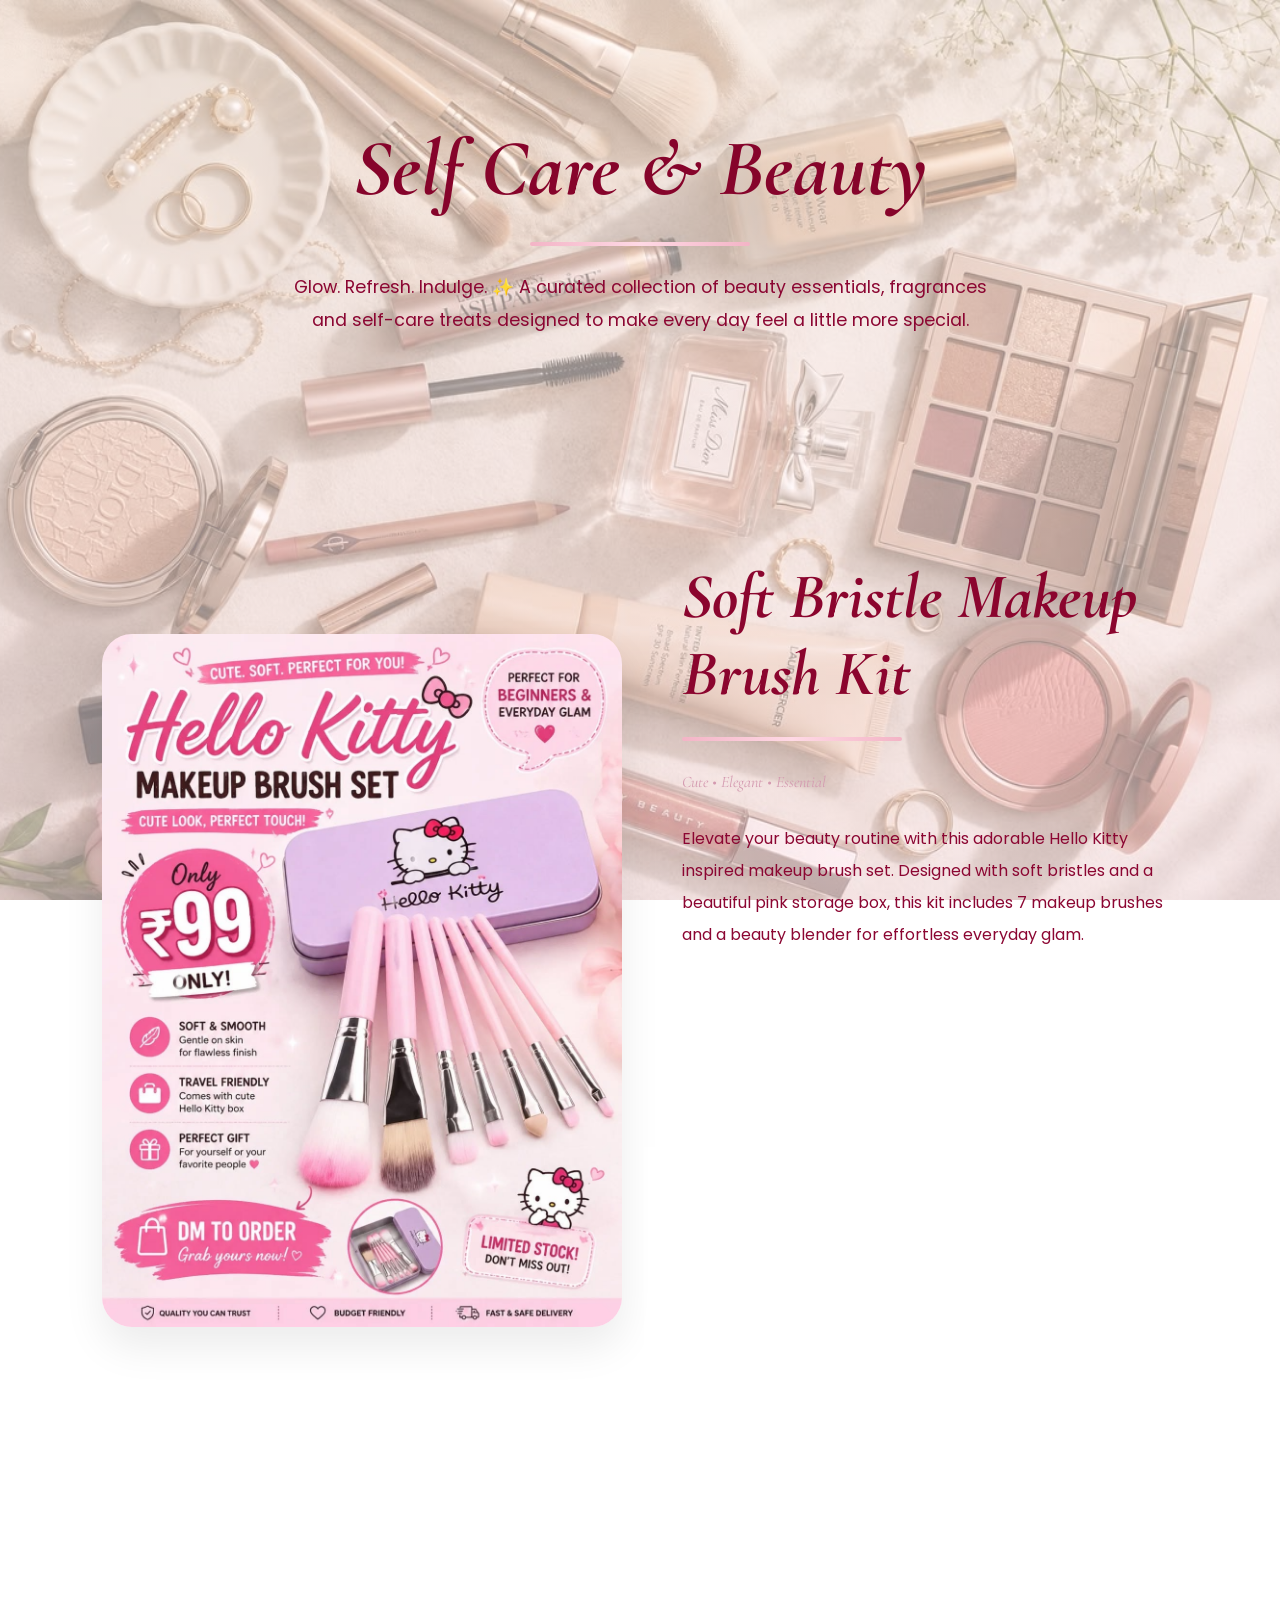
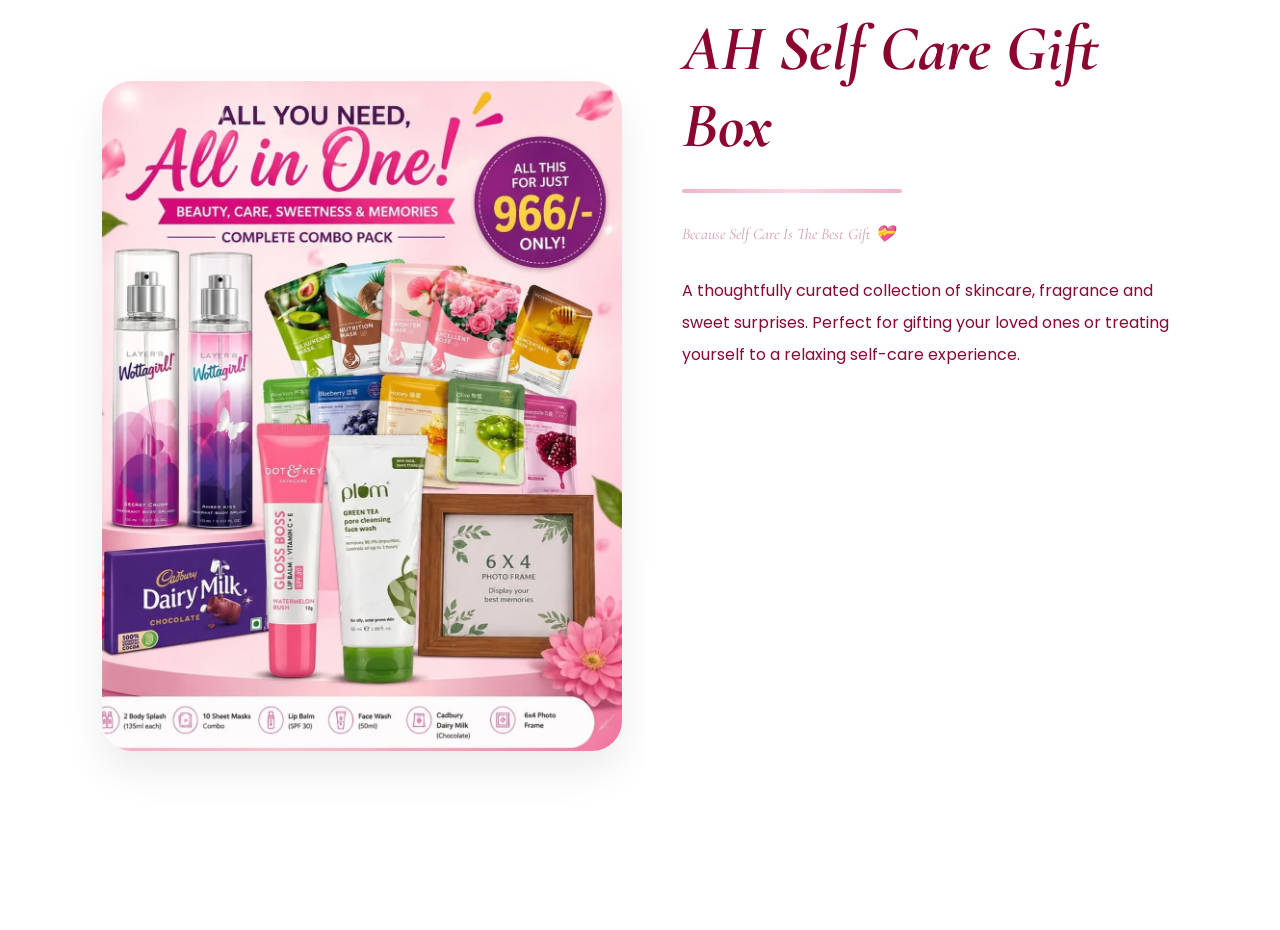
<file: beauty.html>
<!DOCTYPE html>
<html lang="en">
<head>
<meta charset="UTF-8">
<meta name="viewport" content="width=device-width, initial-scale=1.0">

<title>Self Care & Beauty | AH Collection</title>

<link href="https://fonts.googleapis.com/css2?family=Cormorant+Garamond:wght@400;500;600;700&family=Poppins:wght@300;400;500;600&display=swap" rel="stylesheet">

<style>

*{
margin:0;
padding:0;
box-sizing:border-box;
}

html{
scroll-behavior:smooth;
}

body{


font-family:'Poppins',sans-serif;

background:

linear-gradient(
rgba(255,248,245,.55),
rgba(255,238,245,.55)
),

url("beauty-bg.jpeg");

background-size:cover;
background-position:center;
background-attachment:fixed;

color:#8b0632;
}


/* HERO */

.hero{

padding:120px 20px 100px;

text-align:center;

}

.hero h1{

font-family:'Cormorant Garamond',serif;

font-size:5rem;

font-style:italic;

color:#86042b;

}

.hero p{

max-width:700px;

margin:20px auto;

font-size:1.1rem;

line-height:1.9;

}

.pink-line{

width:220px;
height:4px;

margin:25px auto;

border-radius:50px;

background:
linear-gradient(
90deg,
#f3b4c6,
#ffd9e5,
#f3b4c6
);

}

/* PRODUCT SECTION */

.beauty-product{

display:flex;

align-items:center;

gap:60px;

padding:100px 8%;

}

.beauty-image img{

width:520px;
max-width:100%;

border-radius:30px;

box-shadow:
0 20px 40px rgba(0,0,0,.08);

}

.beauty-content{

flex:1;

}

.beauty-content h2{

font-family:'Cormorant Garamond',serif;

font-size:4rem;

font-style:italic;

color:#8b052e;

}

.subtitle{

font-family:'Cormorant Garamond',serif;

font-size:1.8rem;

font-style:italic;

color:#d49ab0;

margin:15px 0 25px;

}

.beauty-content p{

line-height:2;

font-size:1rem;

}

/* FEATURES */

.features{

display:flex;

flex-wrap:wrap;

gap:12px;

margin-top:25px;

}

.features span{

padding:12px 18px;

background:
rgba(255,255,255,.65);

backdrop-filter:blur(10px);

border-radius:30px;

color:#b36b82;

font-size:.95rem;

}

/* PRICE BOX */

.price-box{

margin-top:35px;

padding:25px;

background:
rgba(255,255,255,.55);

backdrop-filter:blur(15px);

border-radius:25px;

box-shadow:
0 10px 25px rgba(0,0,0,.05);

}

.price-box h3{

font-size:2.8rem;

font-family:'Cormorant Garamond',serif;

font-style:italic;

color:#c67c92;

}

.price-box p{

margin-top:10px;

}

/* WHATSAPP */

.button-center{

display:flex;

justify-content:center;

margin-top:25px;

}

.whatsapp-btn{

display:inline-flex;

align-items:center;

justify-content:center;

padding:18px 40px;

border-radius:50px;

background:
linear-gradient(
135deg,
rgba(37,211,102,.25),
rgba(37,211,102,.12)
);

backdrop-filter:blur(15px);

border:1px solid rgba(37,211,102,.3);

color:#1f8f4f;

font-weight:600;

text-decoration:none;

transition:.4s;

}

.whatsapp-btn:hover{

transform:translateY(-5px);

}

/* MOBILE */

@media(max-width:900px){

.hero h1{
font-size:3.5rem;
}

.beauty-product{

flex-direction:column;

}

.beauty-content h2{

font-size:3rem;

}

}

</style>
</head>

<body>

<!-- HERO -->

<section class="hero">

<h1>Self Care & Beauty</h1>

<div class="pink-line"></div>

<p>

Glow. Refresh. Indulge. ✨

A curated collection of beauty essentials,
fragrances and self-care treats designed
to make every day feel a little more special.

</p>

</section>

<!-- MAKEUP KIT -->

<section class="beauty-product">

<div class="beauty-image">

<img src="makeup-kit.jpeg">

</div>

<div class="beauty-content">

<h2>Soft Bristle Makeup Brush Kit</h2>

<div class="pink-line" style="margin-left:0;"></div>

<p class="subtitle">

Cute • Elegant • Essential

</p>

<p>

Elevate your beauty routine with this adorable
Hello Kitty inspired makeup brush set.

Designed with soft bristles and a beautiful
pink storage box, this kit includes
7 makeup brushes and a beauty blender
for effortless everyday glam.

</p>

<div class="features">

<span>💖 7 Makeup Brushes</span>
<span>🎀 Hello Kitty Storage Box</span>
<span>✨ Soft Bristles</span>
<span>🌸 Beauty Blender Included</span>
<span>💕 Compact & Travel Friendly</span>

</div>

<div class="price-box">

<h3>₹90 only</h3>

<p>

Limited Stock Available

</p>

<div class="button-center">

<a href="https://wa.me/"
class="whatsapp-btn">

💬 Contact On WhatsApp

</a>

</div>

</div>

</div>

</section>

<!-- SELF CARE COMBO -->

<section class="beauty-product">

<div class="beauty-image">

<img src="selfcare-combo.jpeg">

</div>

<div class="beauty-content">

<h2>AH Self Care Gift Box</h2>

<div class="pink-line" style="margin-left:0;"></div>

<p class="subtitle">

Because Self Care Is The Best Gift 💝

</p>

<p>

A thoughtfully curated collection of
skincare, fragrance and sweet surprises.

Perfect for gifting your loved ones
or treating yourself to a relaxing
self-care experience.

</p>

<div class="features">

<span>🌸 Dot & Key Lip Balm</span>
<span>🧴 Plum Green Tea Face Wash</span>
<span>✨ Facial Sheet Masks</span>
<span>💕 Wottagirl Body Spray</span>
<span>🍫 Chocolates</span>
<span>🖼️ 6×4 Photo Frame</span>

</div>

<div class="price-box">

<h3>₹966/-</h3>

<p>

Beautifully Curated Gift Box

</p>

<div class="button-center">

<a href="https://wa.me/"
class="whatsapp-btn">

💬 Contact On WhatsApp

</a>

</div>

</div>

</div>

</section>

</body>
</file>
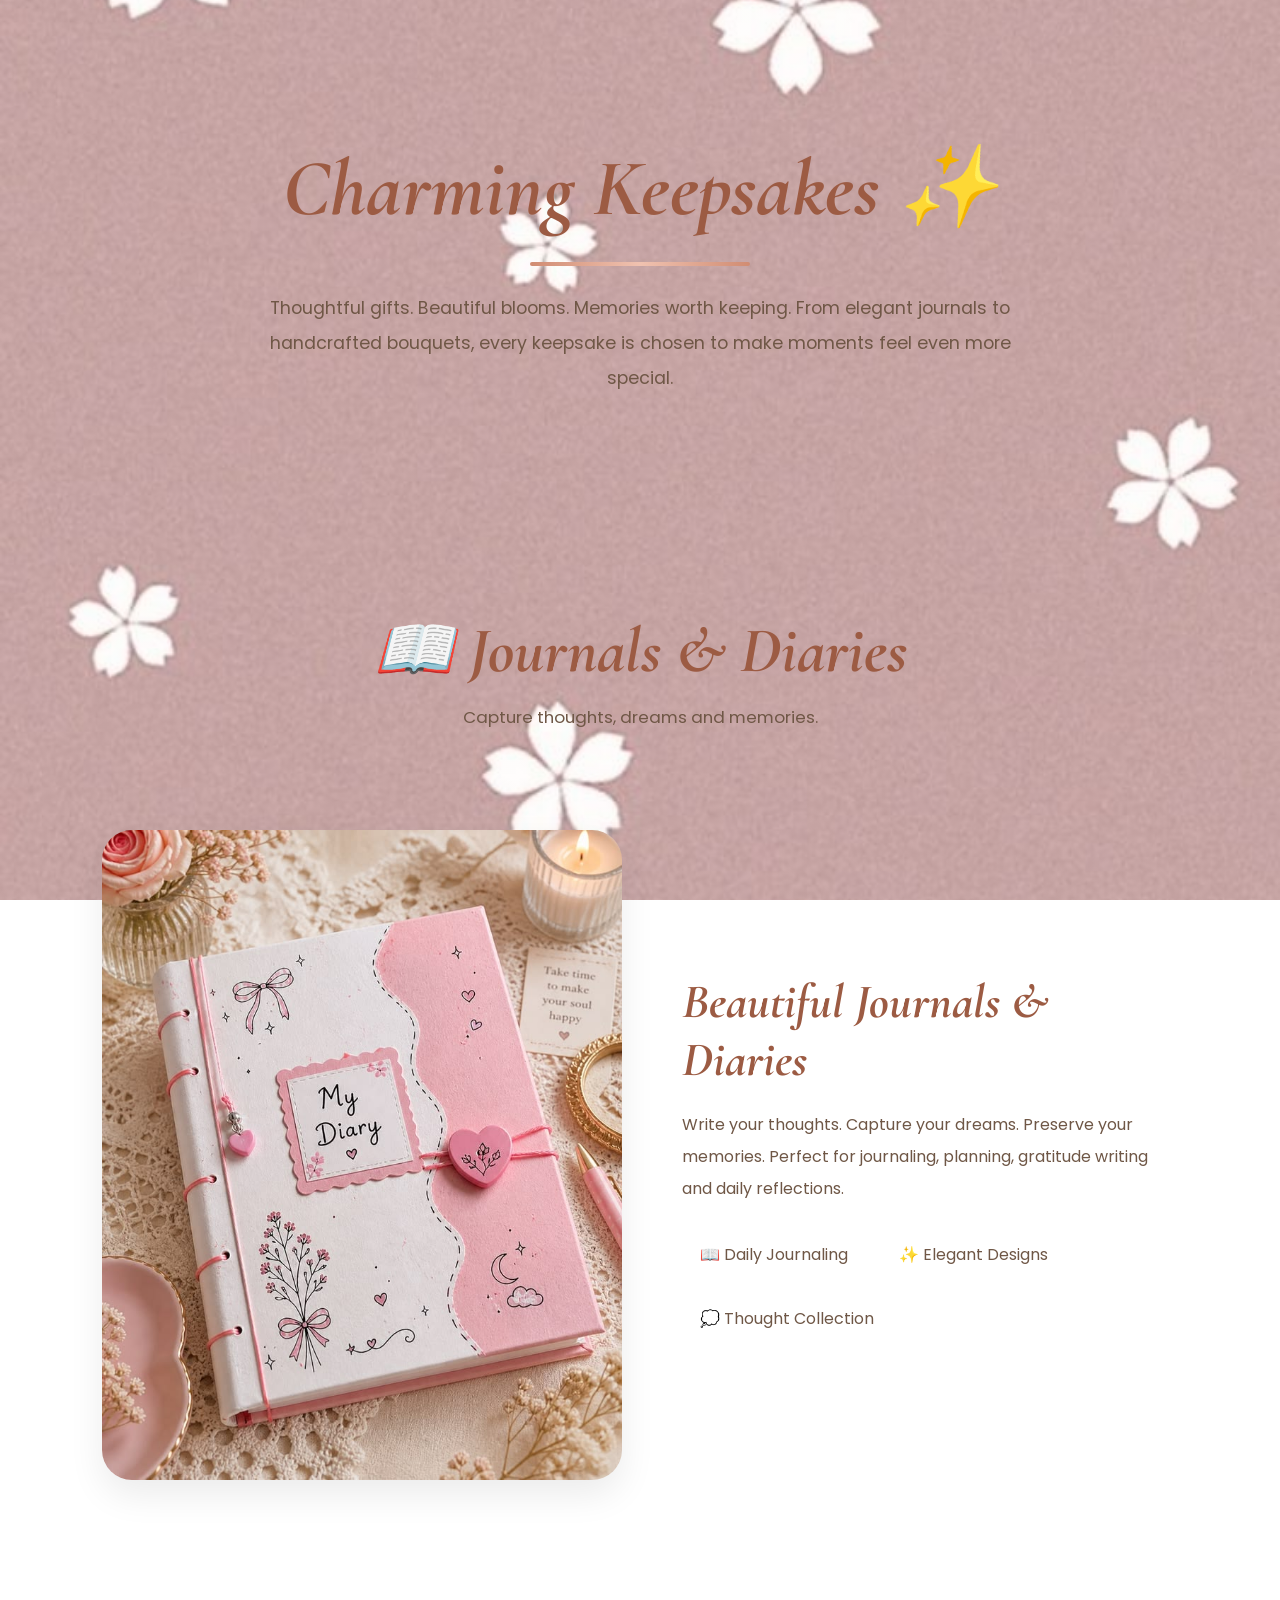
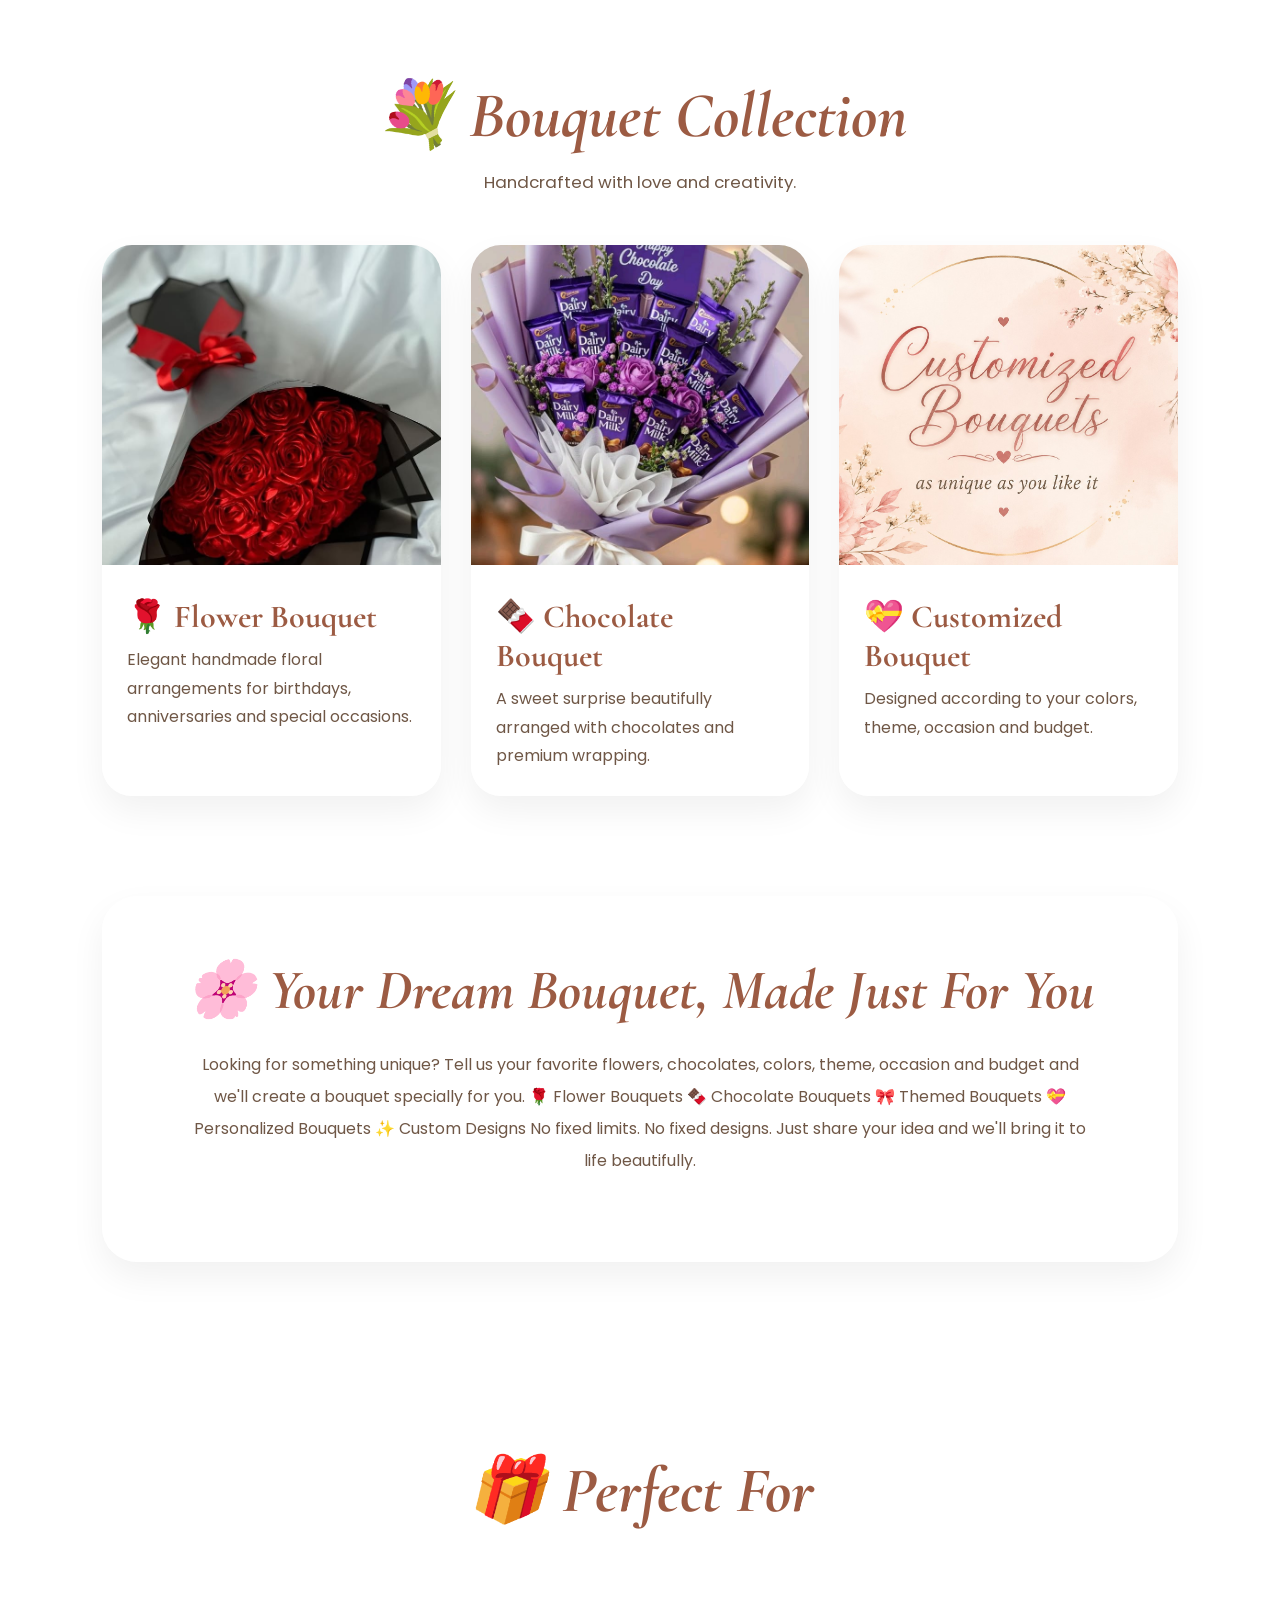
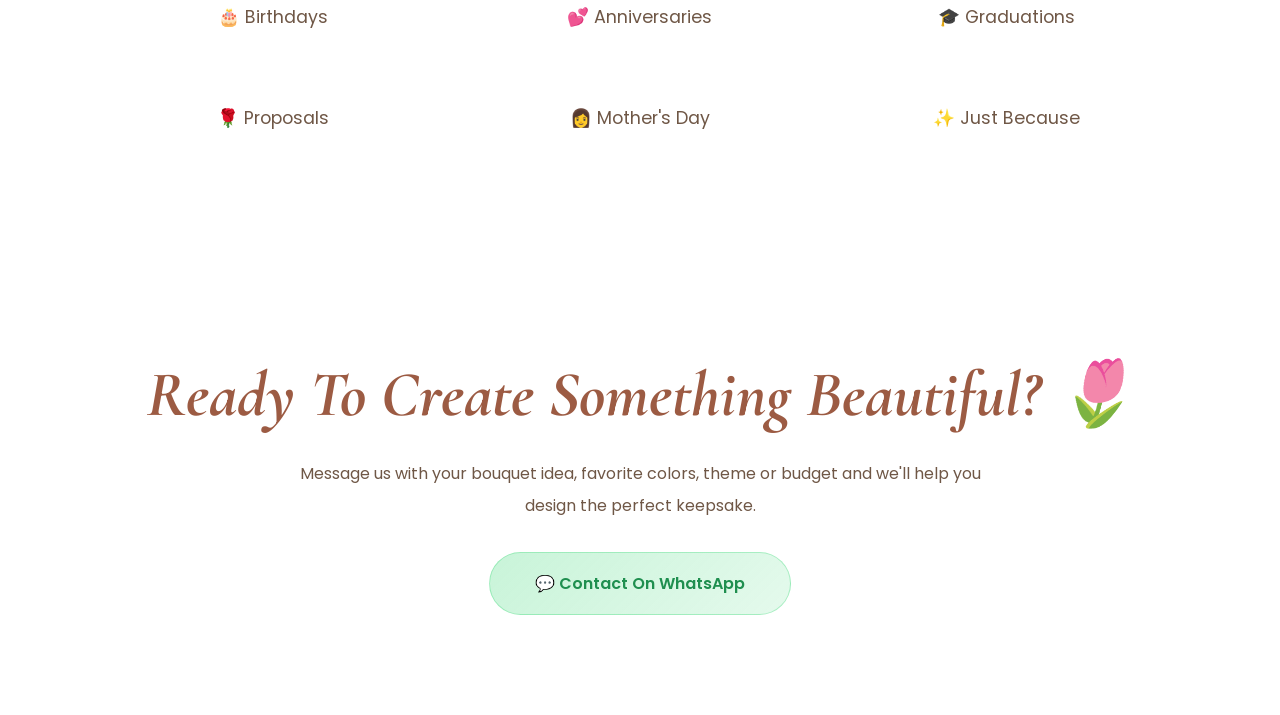
<file: charming.html>
<!DOCTYPE html>
<html lang="en">
<head>
<meta charset="UTF-8">
<meta name="viewport" content="width=device-width, initial-scale=1.0">

<title>Charming Keepsakes | AH Collection</title>

<link href="https://fonts.googleapis.com/css2?family=Cormorant+Garamond:wght@400;500;600;700&family=Poppins:wght@300;400;500;600&display=swap" rel="stylesheet">

<style>

*{
margin:0;
padding:0;
box-sizing:border-box;
}

html{
scroll-behavior:smooth;
}


body{

font-family:'Poppins',sans-serif;

background:

linear-gradient(
rgba(255,248,245,.30),
rgba(255,248,245,.30)
),

url("charming-bg.jpeg");

background-size:cover;
background-position:center;
background-attachment:fixed;

color:#6f5746;

}



/* HERO */

.hero{

padding:140px 20px 100px;

text-align:center;

}

.hero h1{

font-family:'Cormorant Garamond',serif;

font-size:5rem;

font-style:italic;

color:#9c5b43;

}

.hero p{

max-width:800px;

margin:25px auto;

line-height:2;

font-size:1.1rem;

}

.gold-line{

width:220px;
height:4px;

margin:25px auto;

border-radius:50px;

background:
linear-gradient(
90deg,
#d18c72,
#f0c2b0,
#d18c72
);

}

/* SECTION */

.section-title{

text-align:center;

padding:90px 20px 50px;

}

.section-title h2{

font-family:'Cormorant Garamond',serif;

font-size:4rem;

font-style:italic;

color:#9c5b43;

}

.section-title p{

margin-top:15px;

font-size:1.05rem;

}

/* DIARY SECTION */

.diary-section{

display:flex;

align-items:center;

gap:60px;

padding:50px 8% 100px;

}

.diary-image img{

width:520px;
max-width:100%;

border-radius:30px;

box-shadow:
0 15px 35px rgba(0,0,0,.08);

}

.diary-content{

flex:1;

}

.diary-content h3{

font-family:'Cormorant Garamond',serif;

font-size:3rem;

color:#9c5b43;

font-style:italic;

}

.diary-content p{

margin-top:20px;

line-height:2;

}

/* FEATURES */

.features{

display:flex;

flex-wrap:wrap;

gap:15px;

margin-top:25px;

}

.features span{

padding:12px 18px;

background:
rgba(255,255,255,.7);


backdrop-filter:blur(10px);

border-radius:30px;

}

/* CARDS */

.card-grid{

display:grid;

grid-template-columns:
repeat(auto-fit,minmax(300px,1fr));

gap:30px;

padding:0 8% 100px;

}

.card{

background:
rgba(255,255,255,.6);

backdrop-filter:blur(15px);

border-radius:30px;

overflow:hidden;

box-shadow:
0 15px 35px rgba(0,0,0,.06);

transition:.4s;

}

.card:hover{

transform:translateY(-8px);

}

.card img{

width:100%;
height:320px;

object-fit:cover;

}

.card-content{

padding:25px;

}

.card-content h3{

font-family:'Cormorant Garamond',serif;

font-size:2rem;

color:#9c5b43;

margin-bottom:10px;

}

.card-content p{

line-height:1.8;

}

/* CUSTOM BOUQUET BOX */

.custom-box{

margin:0 8% 100px;

padding:60px;

border-radius:35px;

background:
rgba(255,255,255,.65);

backdrop-filter:blur(15px);

text-align:center;

box-shadow:
0 15px 35px rgba(0,0,0,.06);

}

.custom-box h2{

font-family:'Cormorant Garamond',serif;

font-size:3.5rem;

font-style:italic;

color:#9c5b43;

}

.custom-box p{

max-width:900px;

margin:25px auto;

line-height:2;

}

/* PERFECT FOR */

.gift-grid{

display:grid;

grid-template-columns:
repeat(3,1fr);

gap:25px;

padding:0 8% 100px;

}

.gift-card{

background:
rgba(255,255,255,.6);

backdrop-filter:blur(15px);

padding:25px;

border-radius:25px;

text-align:center;

font-size:1.1rem;

}

/* WHATSAPP */

.order-box{

text-align:center;

padding:100px 8%;

}

.order-box h2{

font-family:'Cormorant Garamond',serif;

font-size:4rem;

font-style:italic;

color:#9c5b43;

}

.order-box p{

max-width:700px;

margin:25px auto;

line-height:2;

}

.button-center{

display:flex;

justify-content:center;

margin-top:30px;

}

.whatsapp-btn{

display:inline-flex;

align-items:center;

justify-content:center;

padding:18px 45px;

border-radius:50px;

background:
linear-gradient(
135deg,
rgba(37,211,102,.25),
rgba(37,211,102,.12)
);

backdrop-filter:blur(15px);

border:1px solid rgba(37,211,102,.3);

text-decoration:none;

font-weight:600;

color:#1f8f4f;

transition:.4s;

}

.whatsapp-btn:hover{

transform:translateY(-5px);

}

/* MOBILE */

@media(max-width:900px){

.hero h1{
font-size:3.5rem;
}

.section-title h2{
font-size:3rem;
}

.diary-section{
flex-direction:column;
}

.gift-grid{
grid-template-columns:1fr;
}

}

</style>
</head>

<body>

<!-- HERO -->

<section class="hero">

<h1>Charming Keepsakes ✨</h1>

<div class="gold-line"></div>

<p>

Thoughtful gifts.
Beautiful blooms.
Memories worth keeping.

From elegant journals to handcrafted bouquets,
every keepsake is chosen to make moments
feel even more special.

</p>

</section>

<!-- DIARIES -->

<section class="section-title">

<h2>📖 Journals & Diaries</h2>

<p>Capture thoughts, dreams and memories.</p>

</section>

<section class="diary-section">

<div class="diary-image">

<img src="diary.jpeg">

</div>

<div class="diary-content">

<h3>Beautiful Journals & Diaries</h3>

<p>

Write your thoughts.
Capture your dreams.
Preserve your memories.

Perfect for journaling,
planning, gratitude writing
and daily reflections.

</p>

<div class="features">

<span>📖 Daily Journaling</span>
<span>✨ Elegant Designs</span>
<span>💭 Thought Collection</span>
<span>🎁 Perfect Gift</span>

</div>

</div>

</section>

<!-- BOUQUETS -->

<section class="section-title">

<h2>💐 Bouquet Collection</h2>

<p>Handcrafted with love and creativity.</p>

</section>

<div class="card-grid">

<div class="card">

<img src="flower-bouquet.jpeg">

<div class="card-content">

<h3>🌹 Flower Bouquet</h3>

<p>

Elegant handmade floral arrangements
for birthdays, anniversaries and
special occasions.

</p>

</div>

</div>

<div class="card">

<img src="choclate-bouquet.jpeg">

<div class="card-content">

<h3>🍫 Chocolate Bouquet</h3>

<p>

A sweet surprise beautifully arranged
with chocolates and premium wrapping.

</p>

</div>

</div>

<div class="card">

<img src="custom-bouquet.jpeg">

<div class="card-content">

<h3>💝 Customized Bouquet</h3>

<p>

Designed according to your colors,
theme, occasion and budget.

</p>

</div>

</div>

</div>

<!-- CUSTOM BOUQUETS -->

<section class="custom-box">

<h2>🌸 Your Dream Bouquet, Made Just For You</h2>

<p>

Looking for something unique?

Tell us your favorite flowers,
chocolates, colors, theme,
occasion and budget and we'll
create a bouquet specially for you.

🌹 Flower Bouquets
🍫 Chocolate Bouquets
🎀 Themed Bouquets
💝 Personalized Bouquets
✨ Custom Designs

No fixed limits.
No fixed designs.

Just share your idea and we'll bring it to life beautifully.

</p>

</section>

<!-- PERFECT FOR -->

<section class="section-title">

<h2>🎁 Perfect For</h2>

</section>

<div class="gift-grid">

<div class="gift-card">🎂 Birthdays</div>

<div class="gift-card">💕 Anniversaries</div>

<div class="gift-card">🎓 Graduations</div>

<div class="gift-card">🌹 Proposals</div>

<div class="gift-card">👩 Mother's Day</div>

<div class="gift-card">✨ Just Because</div>

</div>

<!-- WHATSAPP -->

<section class="order-box">

<h2>Ready To Create Something Beautiful? 🌷</h2>

<p>

Message us with your bouquet idea,
favorite colors, theme or budget and
we'll help you design the perfect keepsake.

</p>

<div class="button-center">

<a href="https://wa.me/"
class="whatsapp-btn">

💬 Contact On WhatsApp

</a>

</div>

</section>

</body>
</html>
</file>
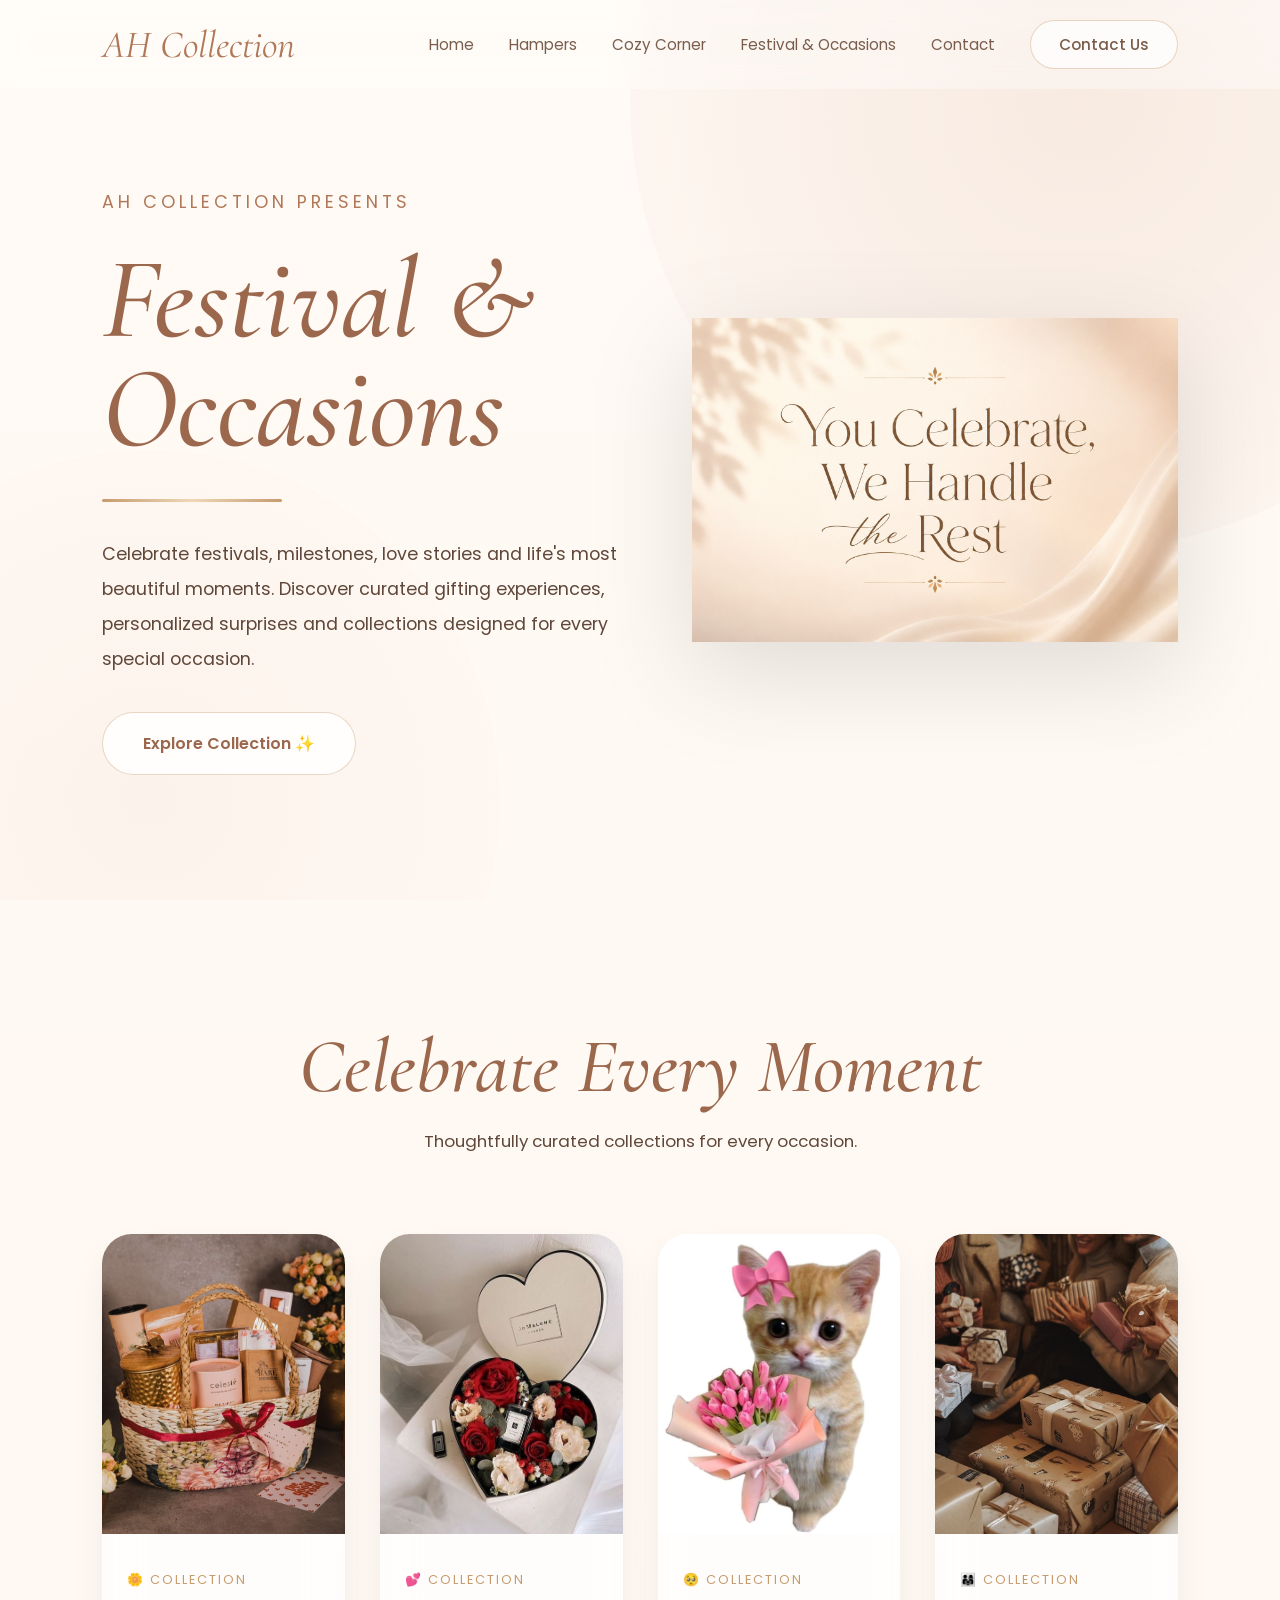
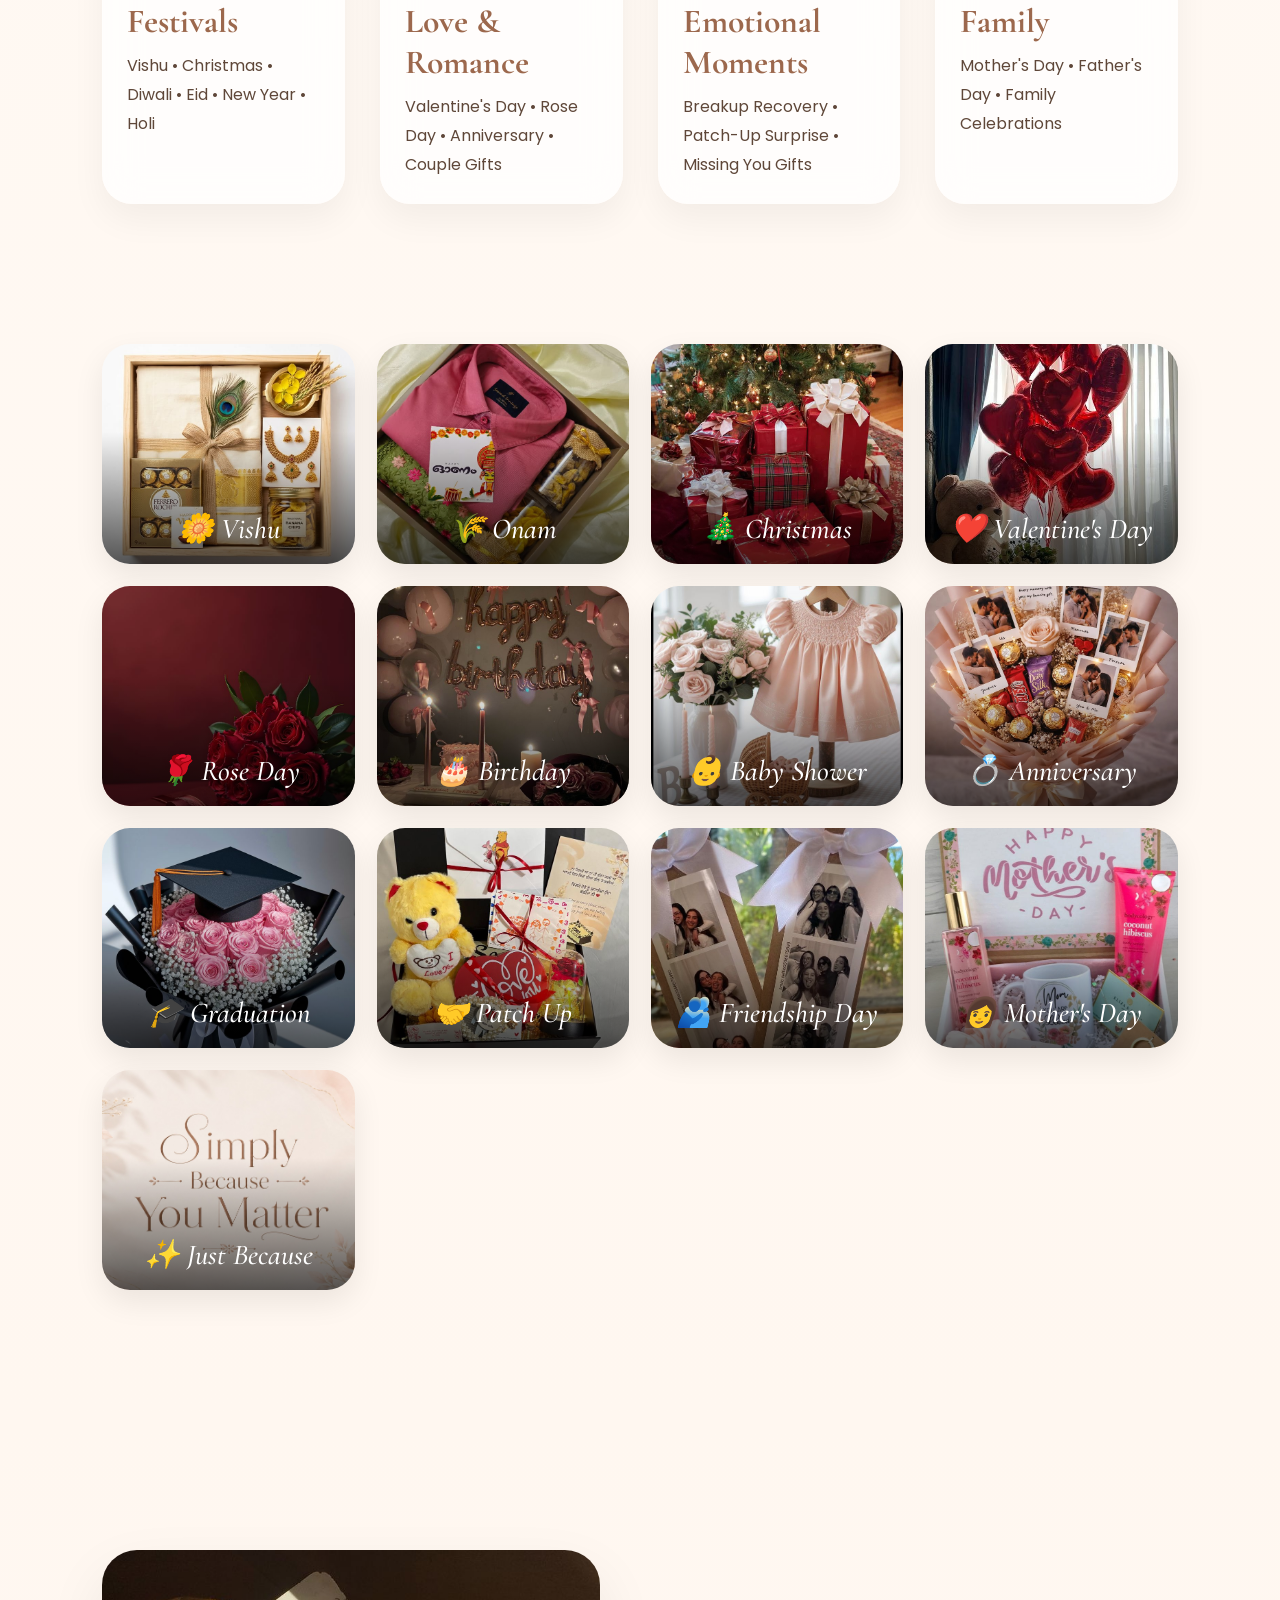
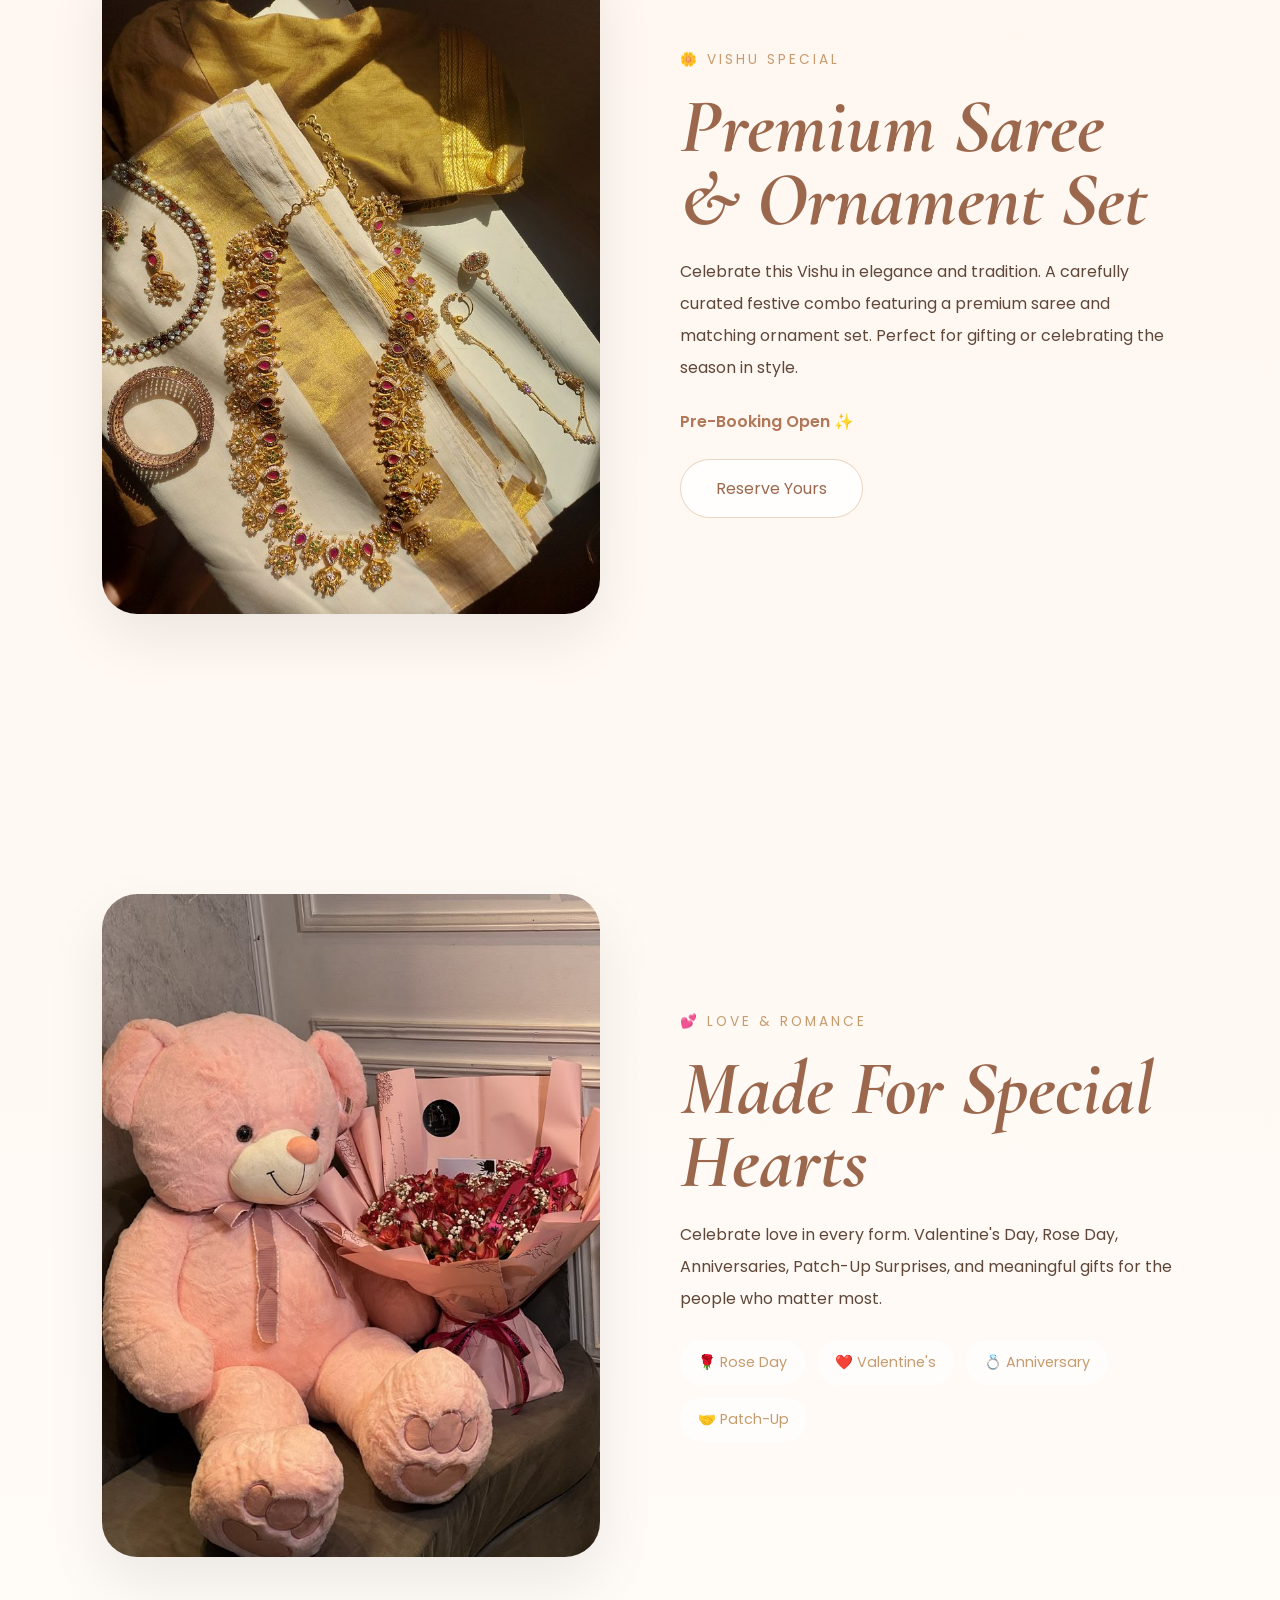
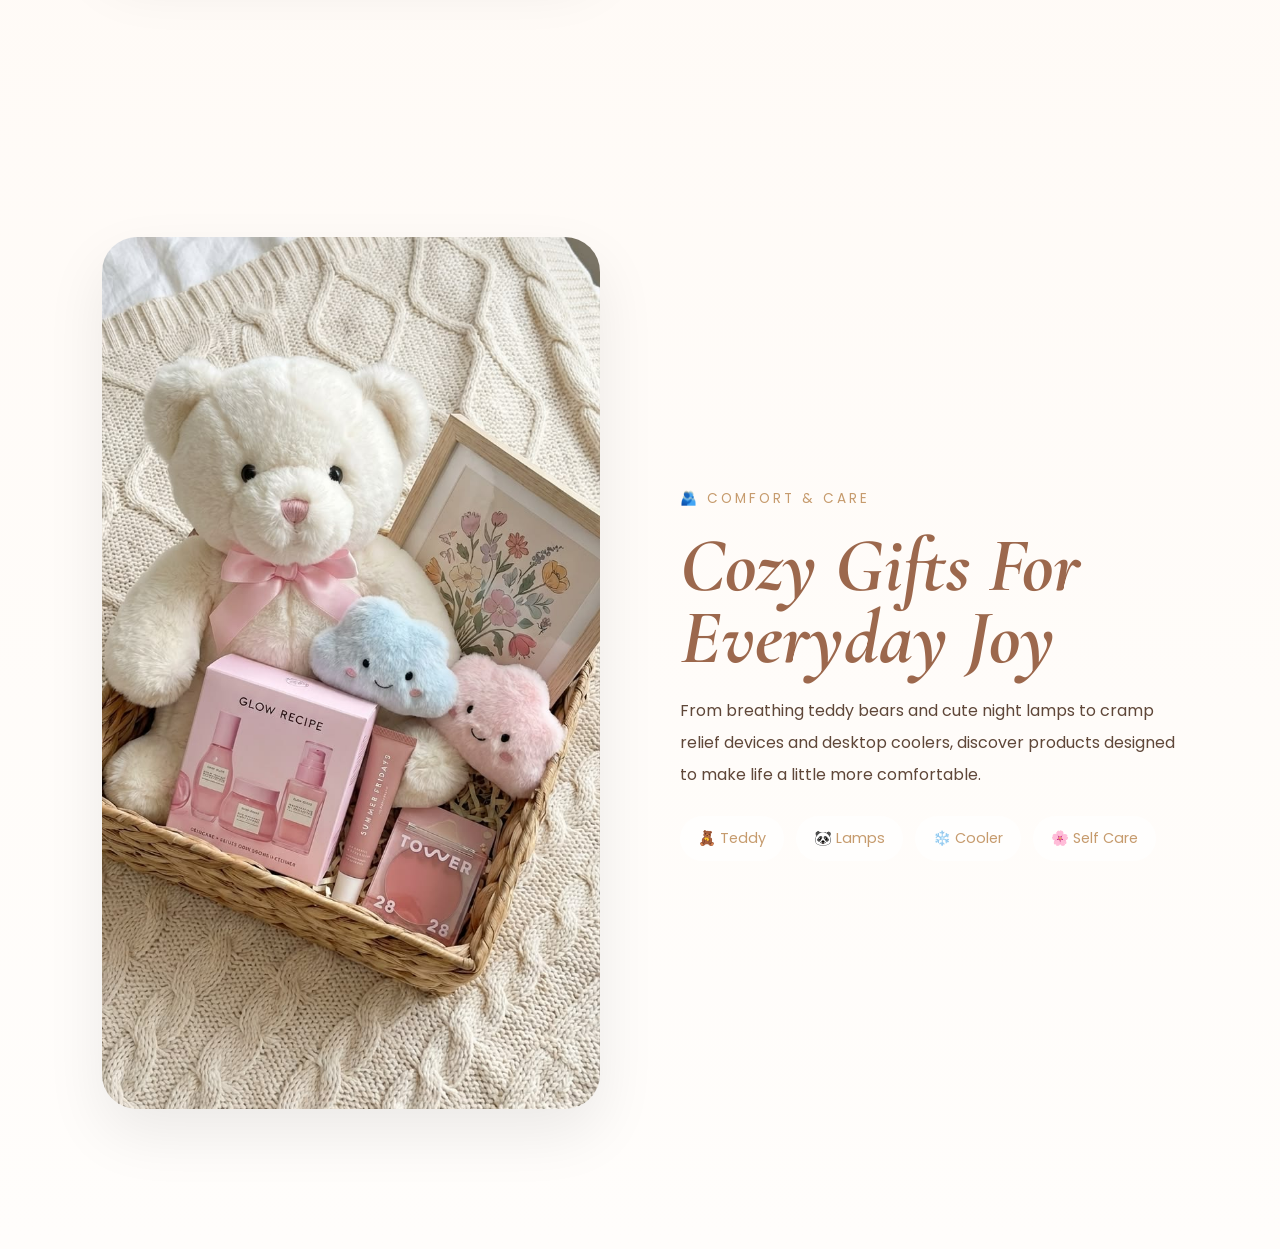
<file: festival.html>
<!DOCTYPE html>
<html lang="en">

<head>

<meta charset="UTF-8">
<meta name="viewport" content="width=device-width, initial-scale=1.0">

<title>Festival & Occasions | AH Collection</title>

<link href="https://fonts.googleapis.com/css2?family=Cormorant+Garamond:wght@300;400;500;600;700&family=Poppins:wght@300;400;500;600&display=swap" rel="stylesheet">

<link href="https://unpkg.com/aos@2.3.4/dist/aos.css" rel="stylesheet">

<style>

*{
margin:0;
padding:0;
box-sizing:border-box;
}

html{
scroll-behavior:smooth;
}

body{

font-family:'Poppins',sans-serif;

overflow-x:hidden;
width:100%;

background:
linear-gradient(
180deg,
#fffaf5,
#fff7f0,
#fffdfb
);

color:#5f4739;

}

/* NAVBAR */

nav{

position:fixed;

top:0;
left:0;

width:100%;

padding:20px 8%;

display:flex;

justify-content:space-between;

align-items:center;

z-index:999;

background:
rgba(255,255,255,.35);

backdrop-filter:blur(15px);

}

.logo{

font-family:'Cormorant Garamond',serif;

font-size:2.4rem;

font-style:italic;

color:#b07858;

position:relative;
z-index:2;

}

.nav-links{

display:flex;

gap:35px;
align-items:center;

}

.nav-links a{

text-decoration:none;

color:#7a5d4c;

font-size:.95rem;

transition:.3s;

white-space:nowrap;

}

.nav-links a:hover{

color:#b07858;

}

.contact-btn{

padding:12px 28px;

border-radius:50px;

background:
rgba(255,255,255,.7);

border:
1px solid rgba(198,155,109,.4);

text-decoration:none;

color:#b07858;

font-weight:500;

white-space:nowrap;

}

/* mobile nav toggle */
.nav-toggle{

display:none;

width:30px;
height:22px;

background:none;
border:none;
cursor:pointer;

flex-direction:column;
justify-content:space-between;

position:relative;
z-index:2;

}

.nav-toggle span{

display:block;
width:100%;
height:2px;

background:#9c684d;

transition:.3s;

}

/* HERO */

.hero{

position:relative;

min-height:100vh;

display:flex;

align-items:center;

justify-content:space-between;
flex-wrap:wrap;

padding:140px 8% 80px;

overflow:hidden;

gap:40px;

}

.hero::before{

content:"";

position:absolute;

width:900px;
height:900px;

border-radius:50%;

background:
radial-gradient(
circle,
rgba(214,162,134,.18),
transparent
);

top:-350px;
right:-250px;

}

.hero::after{

content:"";

position:absolute;

width:700px;
height:700px;

border-radius:50%;

background:
radial-gradient(
circle,
rgba(214,162,134,.08),
transparent
);

bottom:-250px;
left:-200px;

}

.hero-content{

position:relative;

max-width:700px;

z-index:2;

}

.hero-tag{

letter-spacing:4px;

text-transform:uppercase;

font-size:.85rem;

color:#b07858;

margin-bottom:25px;

}

.hero-content h1{

font-family:'Cormorant Garamond',serif;

font-size:clamp(2.6rem, 9vw, 8rem);

line-height:.95;

font-style:italic;

font-weight:500;

color:#9c684d;

}

.hero-line{

width:180px;

height:3px;

margin:35px 0;

border-radius:50px;

background:

linear-gradient(
90deg,
#c69b6d,
#efd7b7,
#c69b6d
);

}

.hero-content p{

font-size:1.1rem;

line-height:2;

max-width:550px;

}

.explore-btn{

display:inline-block;

margin-top:35px;

padding:18px 40px;

border-radius:50px;

background:
rgba(255,255,255,.85);

border:
1px solid rgba(198,155,109,.4);

text-decoration:none;

font-weight:600;

color:#9c684d;

transition:.4s;

}

.explore-btn:hover{

transform:translateY(-8px);

box-shadow:
0 15px 30px rgba(0,0,0,.08);

}

.hero-image{

position:relative;

z-index:2;

animation:
floatHero 5s ease-in-out infinite;

flex:1 1 300px;

display:flex;
justify-content:center;

}

.hero-image img{

width:650px;

max-width:100%;

filter:
drop-shadow(
0 30px 50px rgba(0,0,0,.12)
);

}

@keyframes floatHero{

0%,100%{
transform:translateY(0);
}

50%{
transform:translateY(-25px);
}

}

/* CATEGORY SECTION */

.categories{

padding:120px 8%;

}

.section-title{

text-align:center;

margin-bottom:80px;

}

.section-title h2{

font-family:'Cormorant Garamond',serif;

font-size:clamp(2.4rem, 6vw, 5rem);

font-style:italic;

font-weight:500;

color:#9c684d;

}

.section-title p{

margin-top:15px;

font-size:1.05rem;

}

.category-grid{

display:grid;

grid-template-columns:
repeat(4,1fr);

gap:35px;

perspective:1500px;

}

.category-card{

background:
rgba(255,255,255,.75);

backdrop-filter:blur(18px);

border-radius:30px;

overflow:hidden;

box-shadow:
0 15px 35px rgba(0,0,0,.05);

transition:.6s;

}

.category-card:hover{

transform:
translateY(-20px)
rotateX(5deg)
rotateY(-5deg);

}

.category-card img{

width:100%;
height:300px;

object-fit:cover;

transition:.8s;

}

.category-card:hover img{

transform:scale(1.08);

}

.category-content{

padding:25px;

}

.category-content span{

font-size:.8rem;

letter-spacing:2px;

color:#c69b6d;

}

.category-content h3{

font-family:'Cormorant Garamond',serif;

font-size:2.1rem;

margin:10px 0;

color:#9c684d;

}

.category-content p{

line-height:1.8;

}

/* FEATURED SECTION */

.featured-section{

display:flex;

align-items:center;

justify-content:center;

flex-wrap:wrap;

gap:80px;

padding:140px 8%;

}

.reverse{

flex-direction:row-reverse;

}

.featured-image{

flex:1 1 320px;

display:flex;
justify-content:center;

}

.featured-image img{

width:600px;

max-width:100%;

border-radius:35px;

box-shadow:
0 25px 60px rgba(0,0,0,.08);

}

.featured-content{

max-width:600px;

flex:1 1 320px;

}

.featured-content span{

letter-spacing:3px;

font-size:.85rem;

color:#c69b6d;

}

.featured-content h2{

font-family:'Cormorant Garamond',serif;

font-size:clamp(2.2rem, 6vw, 5rem);

line-height:.95;

margin:20px 0;

color:#9c684d;

font-style:italic;

}

.featured-content p{

line-height:2;

}

.featured-price{

margin-top:25px;

font-weight:600;

color:#b07858;

}

.featured-btn{

display:inline-block;

margin-top:25px;

padding:16px 35px;

border-radius:50px;

background:
rgba(255,255,255,.8);

border:
1px solid rgba(198,155,109,.4);

text-decoration:none;

color:#9c684d;

}

.occasion-tags{

display:flex;

flex-wrap:wrap;

gap:12px;

margin-top:25px;

}

.occasion-tags span{

padding:12px 18px;

background:
rgba(255,255,255,.7);

border-radius:50px;

letter-spacing:0;

font-size:.9rem;

}



/* OCCASION GALLERY */

.occasion-gallery{

padding:20px 8% 120px;

}

.occasion-grid{

display:grid;

grid-template-columns:
repeat(4,1fr);

gap:22px;

}

.occasion-card{

position:relative;

height:220px;

border-radius:28px;

overflow:hidden;

cursor:pointer;

box-shadow:
0 12px 30px rgba(0,0,0,.08);

transition:.5s;

}

.occasion-card img{

width:100%;
height:100%;

object-fit:cover;

}

.occasion-overlay{

position:absolute;

inset:0;

background:
linear-gradient(
transparent 40%,
rgba(0,0,0,.65)
);

display:flex;

align-items:flex-end;

justify-content:center;

padding:18px;

text-align:center;

}

.occasion-overlay h3{

color:white;

font-family:'Cormorant Garamond',serif;

font-size:1.8rem;

font-style:italic;

font-weight:500;

}

/* =====================================================
   RESPONSIVE — TABLET (<=1024px)
   ===================================================== */
@media(max-width:1024px){

.category-grid{
grid-template-columns:repeat(2,1fr);
}

.occasion-grid{
grid-template-columns:repeat(3,1fr);
}

.hero{
padding:130px 6% 60px;
}

.featured-section{
padding:100px 6%;
gap:50px;
}

}

/* =====================================================
   RESPONSIVE — MOBILE (<=768px)
   ===================================================== */
@media(max-width:768px){

nav{ padding:16px 6%; }

.nav-toggle{ display:flex; }

.nav-links{

position:absolute;

top:100%;
left:0;
right:0;

flex-direction:column;
align-items:center;

gap:0;

background:rgba(255,250,245,.98);
backdrop-filter:blur(15px);

max-height:0;
overflow:hidden;

transition:max-height .35s ease;

}

nav.nav-open .nav-links{ max-height:420px; }

.nav-links a{

width:100%;
text-align:center;

padding:16px 0;

border-top:1px solid rgba(198,155,109,.2);

}

.contact-btn{

width:100%;
text-align:center;

border-top:1px solid rgba(198,155,109,.2);

border-radius:0;

background:transparent;

border-left:none;
border-right:none;
border-bottom:none;

padding:16px 0;

}

.hero{

padding:120px 6% 60px;

text-align:center;

justify-content:center;

}

.hero-content{

margin:0 auto;

}

.hero-content p{

max-width:100%;

}

.hero-line{

margin:30px auto;

}

.categories{ padding:70px 6%; }

.section-title{ margin-bottom:50px; }

.category-grid{

grid-template-columns:1fr;

gap:24px;

}

.featured-section,
.featured-section.reverse{

flex-direction:column;

padding:70px 6%;

text-align:center;

gap:30px;

}

.occasion-tags{ justify-content:center; }

.occasion-gallery{ padding:10px 6% 70px; }

.occasion-grid{

grid-template-columns:repeat(2,1fr);

gap:16px;

}

.occasion-card,
.occasion-card.large{

height:200px;

}

}

/* =====================================================
   RESPONSIVE — SMALL PHONE (<=480px)
   ===================================================== */
@media(max-width:480px){

.occasion-grid{

grid-template-columns:1fr;

}

.occasion-card,
.occasion-card.large{

height:220px;

}

.logo{ font-size:1.9rem; }

}

</style>

</head>

<body>

<nav id="siteNav">

<div class="logo">
AH Collection
</div>

<div class="nav-links" id="navLinks">

<a href="#">Home</a>
<a href="#">Hampers</a>
<a href="#">Cozy Corner</a>
<a href="#">Festival & Occasions</a>
<a href="#">Contact</a>

<a href="#" class="contact-btn">
Contact Us
</a>

</div>

<button class="nav-toggle" id="navToggle" aria-label="Toggle navigation menu" aria-expanded="false">
<span></span><span></span><span></span>
</button>

</nav>

<section class="hero">

<div class="hero-content">

<p class="hero-tag">
AH COLLECTION PRESENTS
</p>

<h1>

Festival
&
<br>
Occasions

</h1>

<div class="hero-line"></div>

<p>

Celebrate festivals, milestones,
love stories and life's most beautiful moments.

Discover curated gifting experiences,
personalized surprises and collections
designed for every special occasion.

</p>

<a href="#categories" class="explore-btn">

Explore Collection ✨

</a>

</div>

<div class="hero-image">

<img src="hero-main.jpeg" alt="Festival gifting collection">

</div>

</section>

<section id="categories" class="categories">

<div class="section-title">

<h2>
Celebrate Every Moment
</h2>

<p>
Thoughtfully curated collections for every occasion.
</p>

</div>

<div class="category-grid">

<!-- Festivals -->
<div class="category-card" data-aos="fade-up">
<img src="festival.jpeg" alt="Festivals collection">
<div class="category-content">
<span>🌼 COLLECTION</span>
<h3>Festivals</h3>
<p>Vishu • Christmas • Diwali • Eid • New Year • Holi</p>
</div>
</div>

<!-- Love -->
<div class="category-card" data-aos="fade-up">
<img src="romance.jpeg" alt="Love and romance collection">
<div class="category-content">
<span>💕 COLLECTION</span>
<h3>Love & Romance</h3>
<p>Valentine's Day • Rose Day • Anniversary • Couple Gifts</p>
</div>
</div>

<!-- Emotional -->
<div class="category-card" data-aos="fade-up">
<img src="emotional.jpeg" alt="Emotional moments collection">
<div class="category-content">
<span>🥺 COLLECTION</span>
<h3>Emotional Moments</h3>
<p>Breakup Recovery • Patch-Up Surprise • Missing You Gifts</p>
</div>
</div>

<!-- Family -->
<div class="category-card" data-aos="fade-up">
<img src="family.jpeg" alt="Family collection">
<div class="category-content">
<span>👨‍👩‍👧 COLLECTION</span>
<h3>Family</h3>
<p>Mother's Day • Father's Day • Family Celebrations</p>
</div>
</div>

</div>

</section>

<!-- OCCASION GALLERY -->
<section class="occasion-gallery">

<div class="occasion-grid">

<div class="occasion-card large">
<img src="vishu-main.jpeg" alt="Vishu">
<div class="occasion-overlay">
<h3>🌼 Vishu</h3>
</div>
</div>

<div class="occasion-card">
<img src="onam.jpeg" alt="Onam">
<div class="occasion-overlay">
<h3>🌾 Onam</h3>
</div>
</div>

<div class="occasion-card">
<img src="christmas-card.jpeg" alt="Christmas">
<div class="occasion-overlay">
<h3>🎄 Christmas</h3>
</div>
</div>

<div class="occasion-card">
<img src="valentines.jpeg" alt="Valentine's Day">
<div class="occasion-overlay">
<h3>❤️ Valentine's Day</h3>
</div>
</div>

<div class="occasion-card">
<img src="roseday.jpeg" alt="Rose Day">
<div class="occasion-overlay">
<h3>🌹 Rose Day</h3>
</div>
</div>

<div class="occasion-card large">
<img src="birthday.jpeg" alt="Birthday">
<div class="occasion-overlay">
<h3>🎂 Birthday</h3>
</div>
</div>

<div class="occasion-card">
<img src="babyshower.jpeg" alt="Baby Shower">
<div class="occasion-overlay">
<h3>👶 Baby Shower</h3>
</div>
</div>

<div class="occasion-card">
<img src="anniversary.jpeg" alt="Anniversary">
<div class="occasion-overlay">
<h3>💍 Anniversary</h3>
</div>
</div>

<div class="occasion-card">
<img src="graduation.jpeg" alt="Graduation">
<div class="occasion-overlay">
<h3>🎓 Graduation</h3>
</div>
</div>

<div class="occasion-card">
<img src="patchup.jpeg" alt="Patch Up">
<div class="occasion-overlay">
<h3>🤝 Patch Up</h3>
</div>
</div>

<div class="occasion-card">
<img src="friendship.jpeg" alt="Friendship Day">
<div class="occasion-overlay">
<h3>🫂 Friendship Day</h3>
</div>
</div>

<div class="occasion-card">
<img src="mothersday.jpeg" alt="Mother's Day">
<div class="occasion-overlay">
<h3>👩 Mother's Day</h3>
</div>
</div>

<div class="occasion-card large">
<img src="justbecause.jpeg" alt="Just Because">
<div class="occasion-overlay">
<h3>✨ Just Because</h3>
</div>
</div>

</div>

</section>

<section class="featured-section">

<div class="featured-image">
<img src="vishu-saree.jpeg" alt="Premium saree and ornament set">
</div>

<div class="featured-content">

<span>🌼 VISHU SPECIAL</span>

<h2>
Premium Saree
&
Ornament Set
</h2>

<p>

Celebrate this Vishu in elegance and tradition.

A carefully curated festive combo featuring
a premium saree and matching ornament set.

Perfect for gifting or celebrating the season
in style.

</p>

<div class="featured-price">

Pre-Booking Open ✨

</div>

<a href="#" class="featured-btn">

Reserve Yours

</a>

</div>

</section>

<section class="featured-section reverse">

<div class="featured-content">

<span>💕 LOVE & ROMANCE</span>

<h2>

Made For
Special Hearts

</h2>

<p>

Celebrate love in every form.

Valentine's Day,
Rose Day,
Anniversaries,
Patch-Up Surprises,
and meaningful gifts
for the people who matter most.

</p>

<div class="occasion-tags">

<span>🌹 Rose Day</span>
<span>❤️ Valentine's</span>
<span>💍 Anniversary</span>
<span>🤝 Patch-Up</span>

</div>

</div>

<div class="featured-image">

<img src="romance-showcase.jpeg" alt="Love and romance showcase">

</div>

</section>

<section class="featured-section">

<div class="featured-image">

<img src="comfort-showcase.jpeg" alt="Cozy comfort gifts showcase">

</div>

<div class="featured-content">

<span>🫂 COMFORT & CARE</span>

<h2>

Cozy Gifts
For Everyday Joy

</h2>

<p>

From breathing teddy bears
and cute night lamps
to cramp relief devices
and desktop coolers,

discover products designed
to make life a little more comfortable.

</p>

<div class="occasion-tags">

<span>🧸 Teddy</span>
<span>🐼 Lamps</span>
<span>❄️ Cooler</span>
<span>🌸 Self Care</span>

</div>

</div>

</section>

<script src="https://unpkg.com/aos@2.3.4/dist/aos.js"></script>
<script>

if (typeof AOS !== 'undefined') {
AOS.init({
duration: 800,
once: true
});
} else {
console.warn('AOS library did not load — showing content without scroll animations.');
// AOS's own CSS hides [data-aos] elements until it adds the "aos-animate" class.
// If the library failed to load, force those elements visible so nothing stays hidden.
document.querySelectorAll('[data-aos]').forEach(el => {
el.style.opacity = '1';
el.style.transform = 'none';
});
}

const siteNav  = document.getElementById('siteNav');
const navToggle = document.getElementById('navToggle');
const navLinks  = document.getElementById('navLinks');

navToggle.addEventListener('click', () => {
const isOpen = siteNav.classList.toggle('nav-open');
navToggle.setAttribute('aria-expanded', isOpen ? 'true' : 'false');
});

navLinks.querySelectorAll('a').forEach(link => {
link.addEventListener('click', () => {
siteNav.classList.remove('nav-open');
navToggle.setAttribute('aria-expanded', 'false');
});
});

</script>

</body>
</html>
</file>
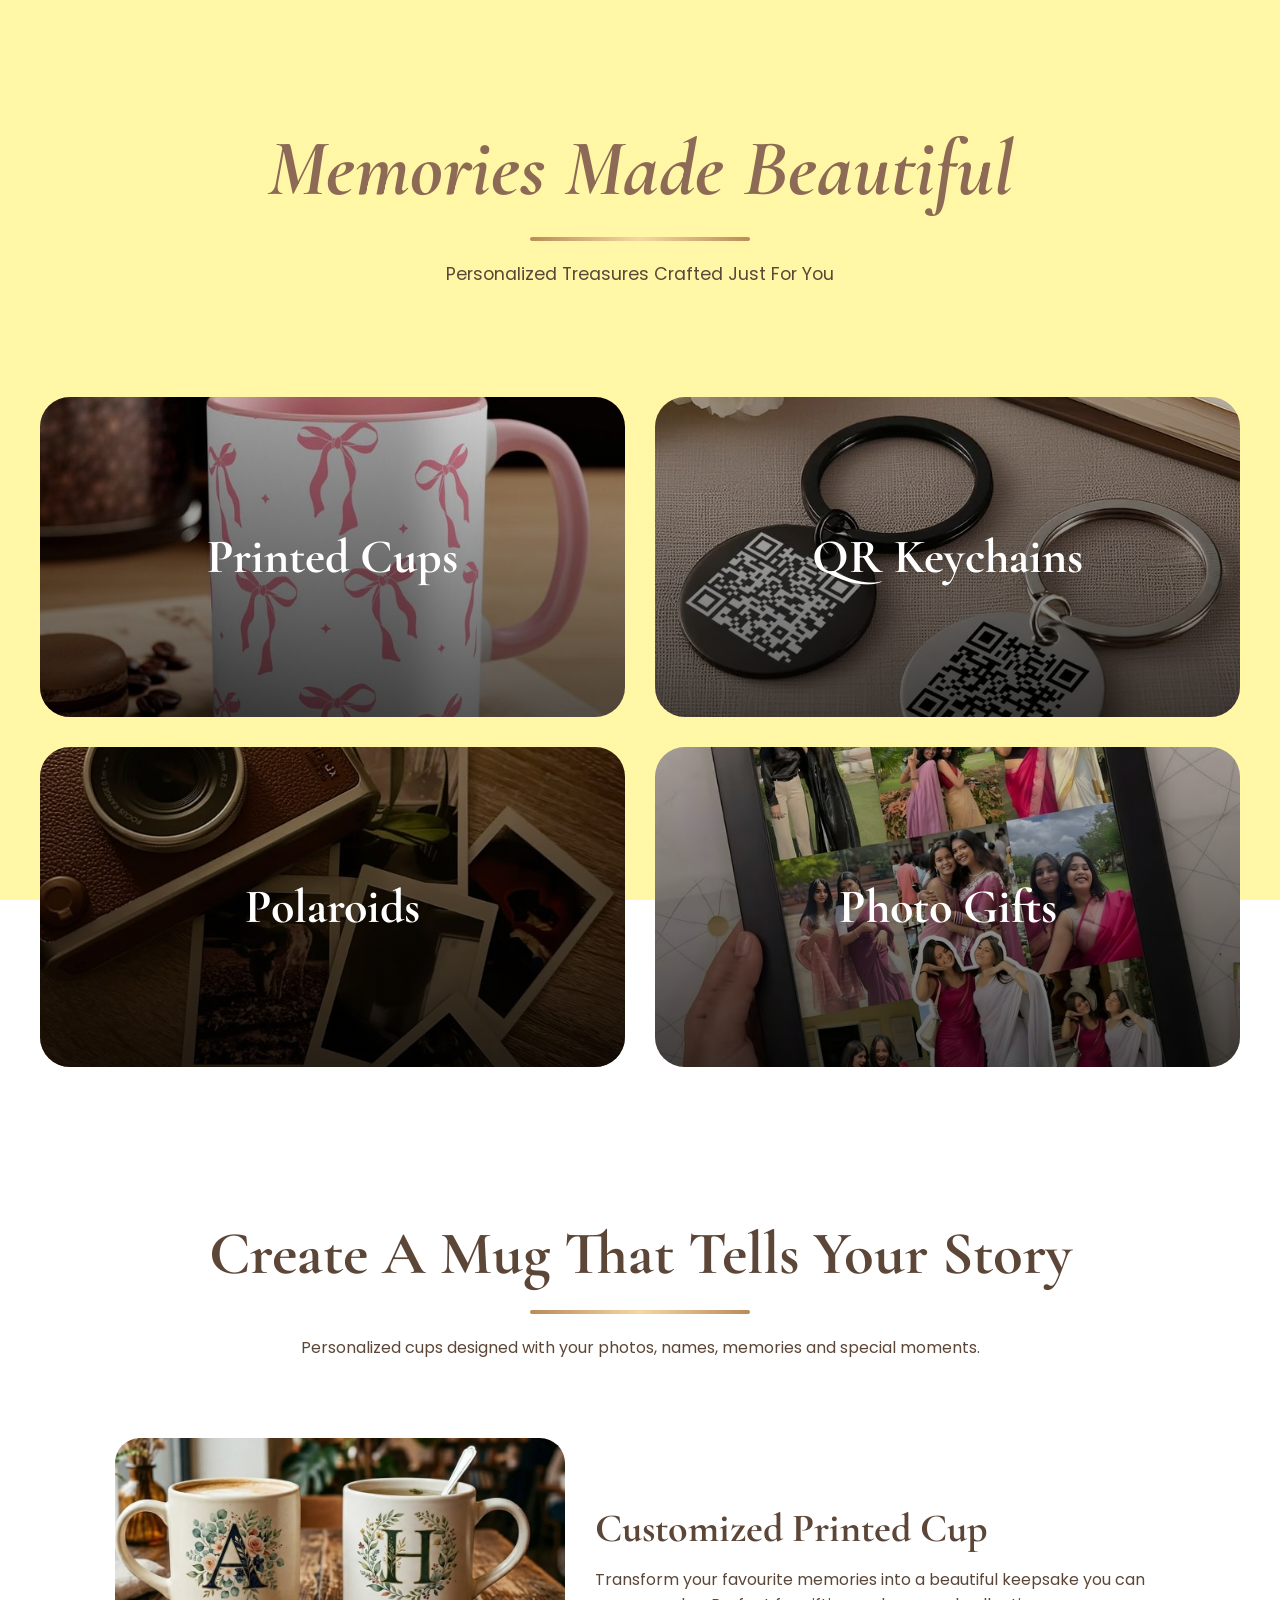
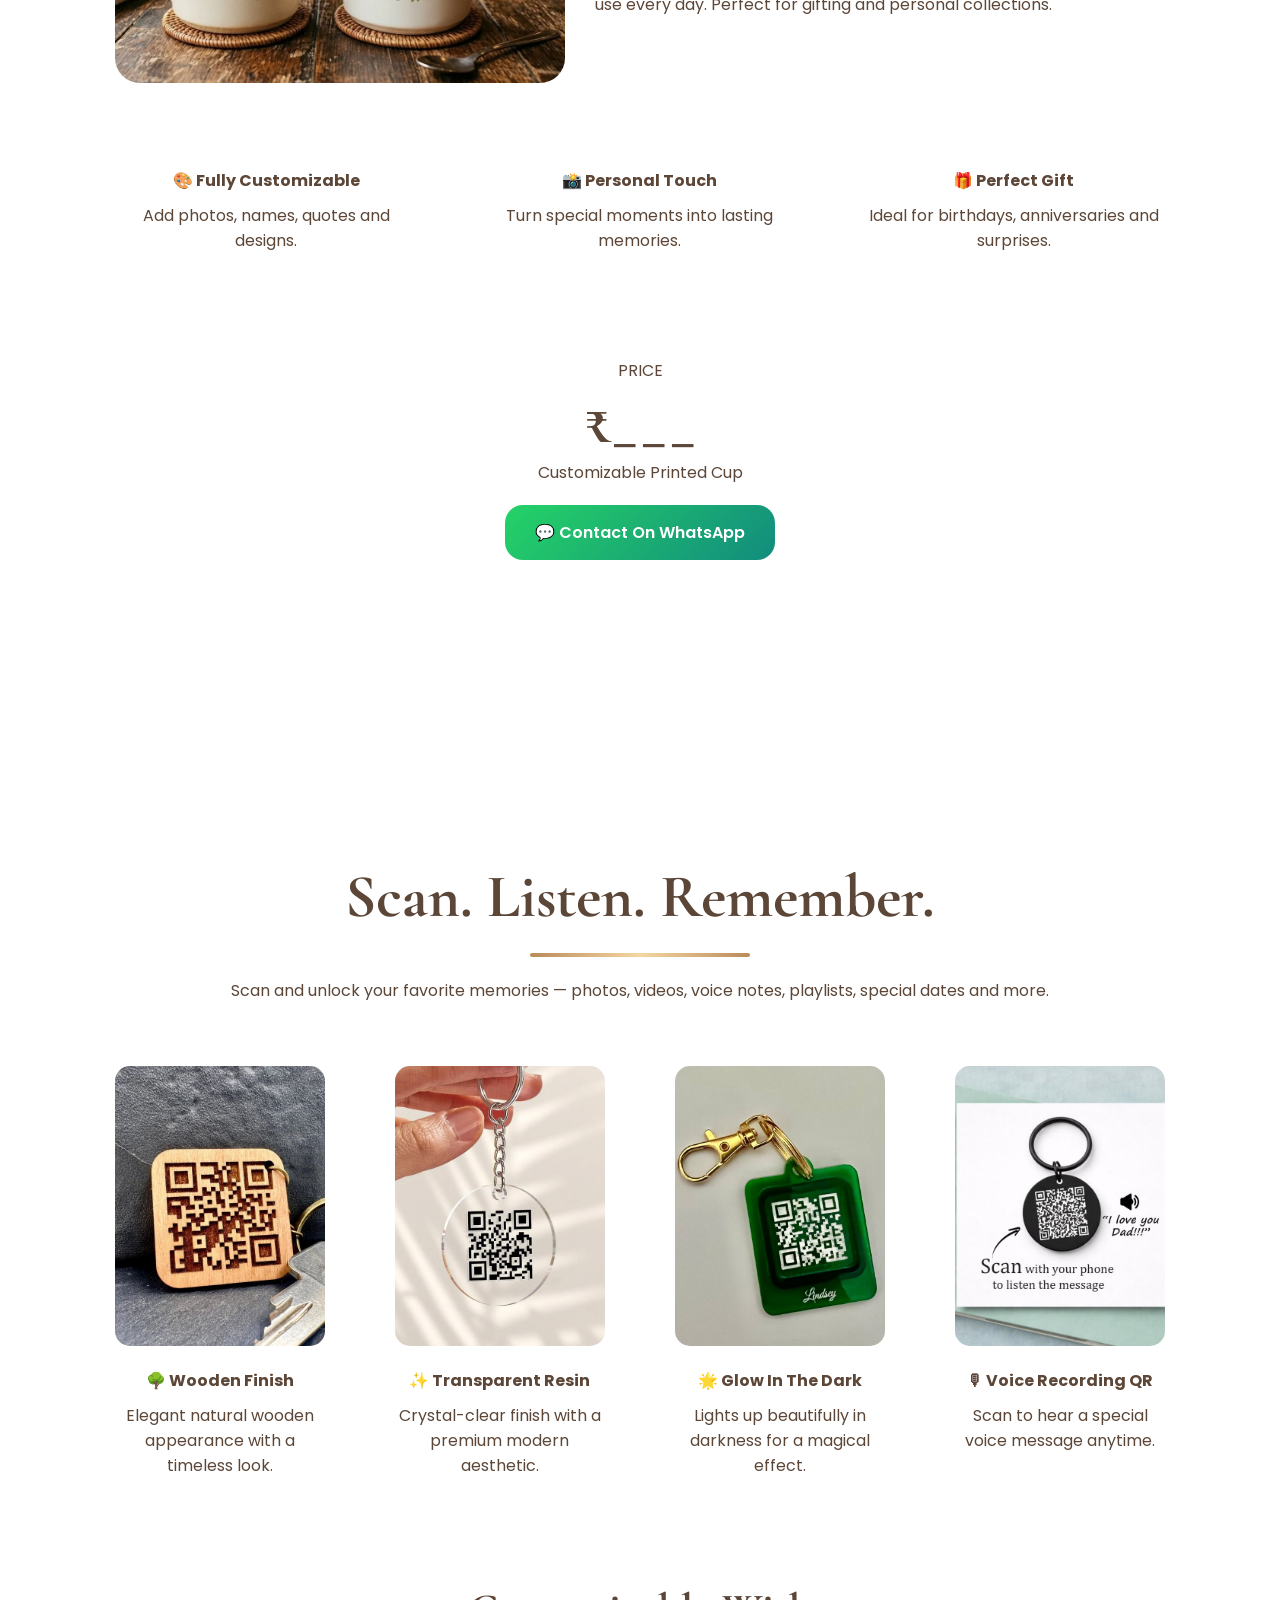
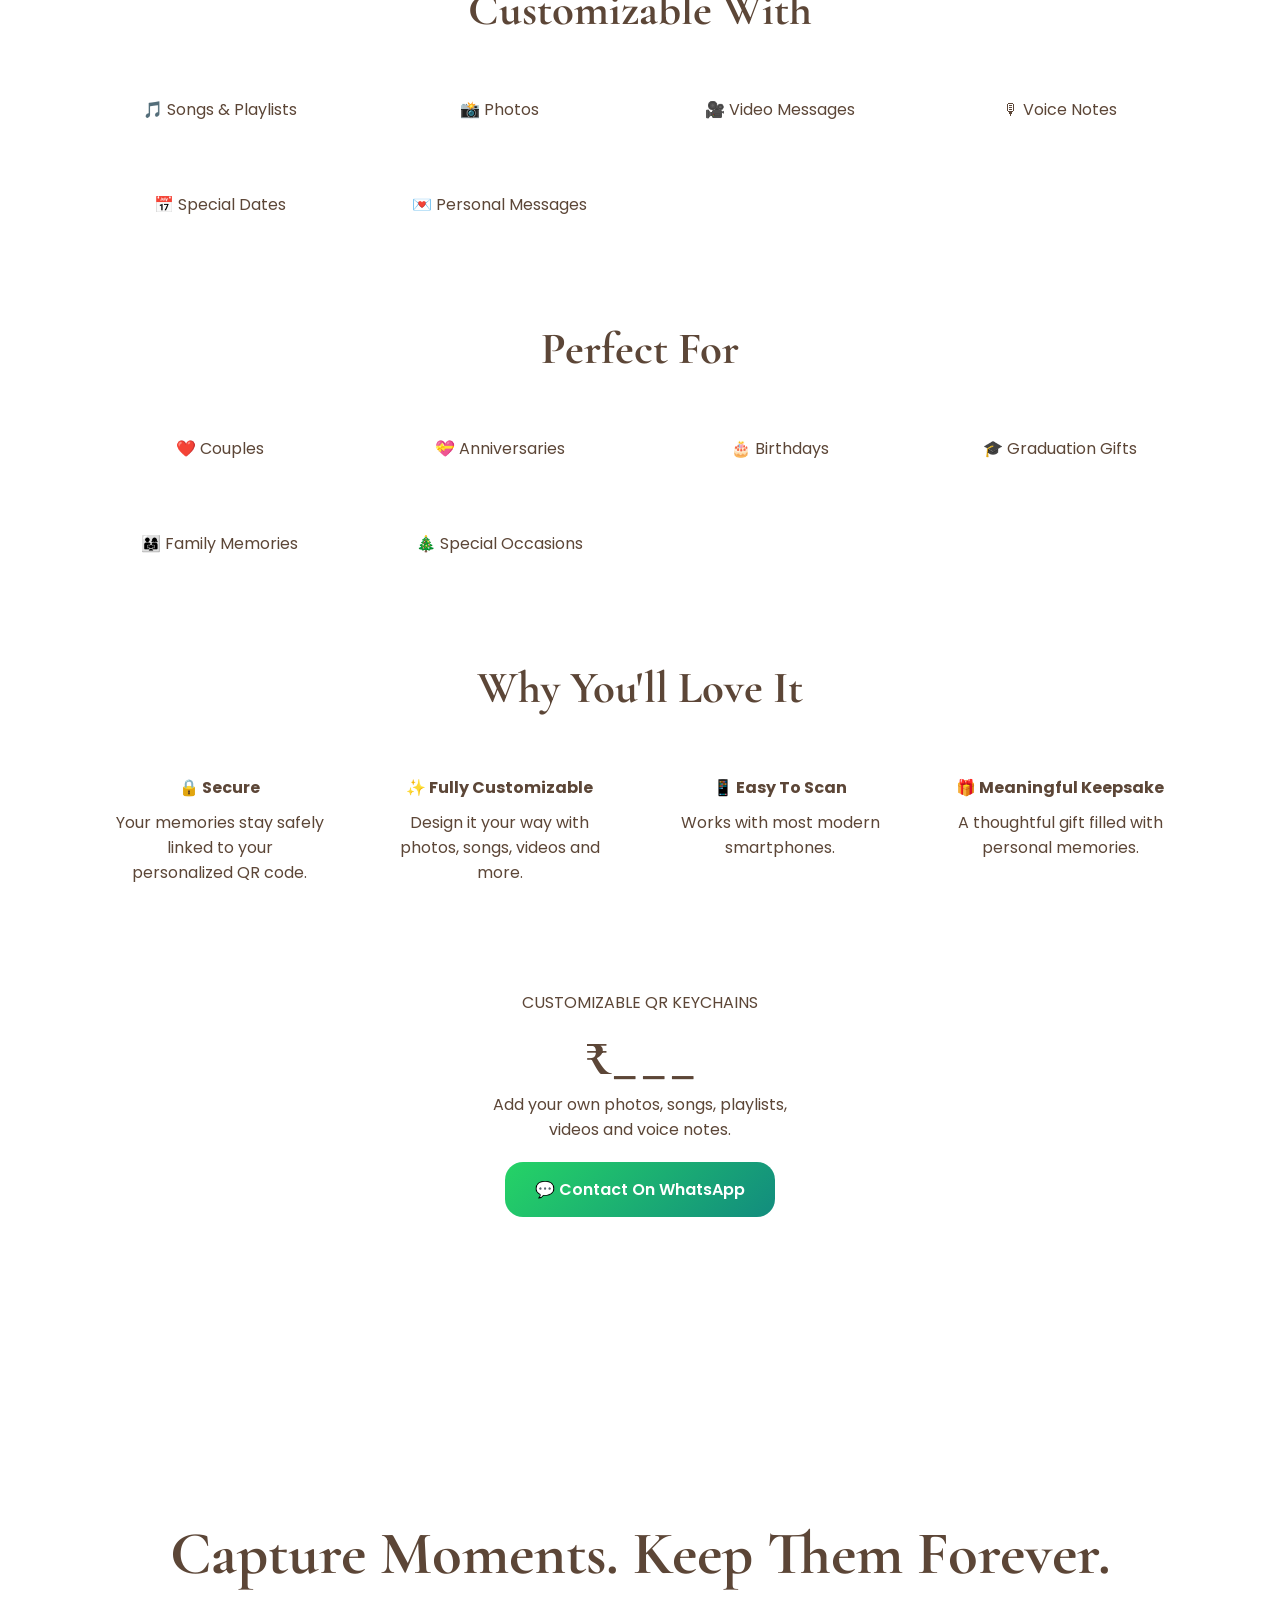
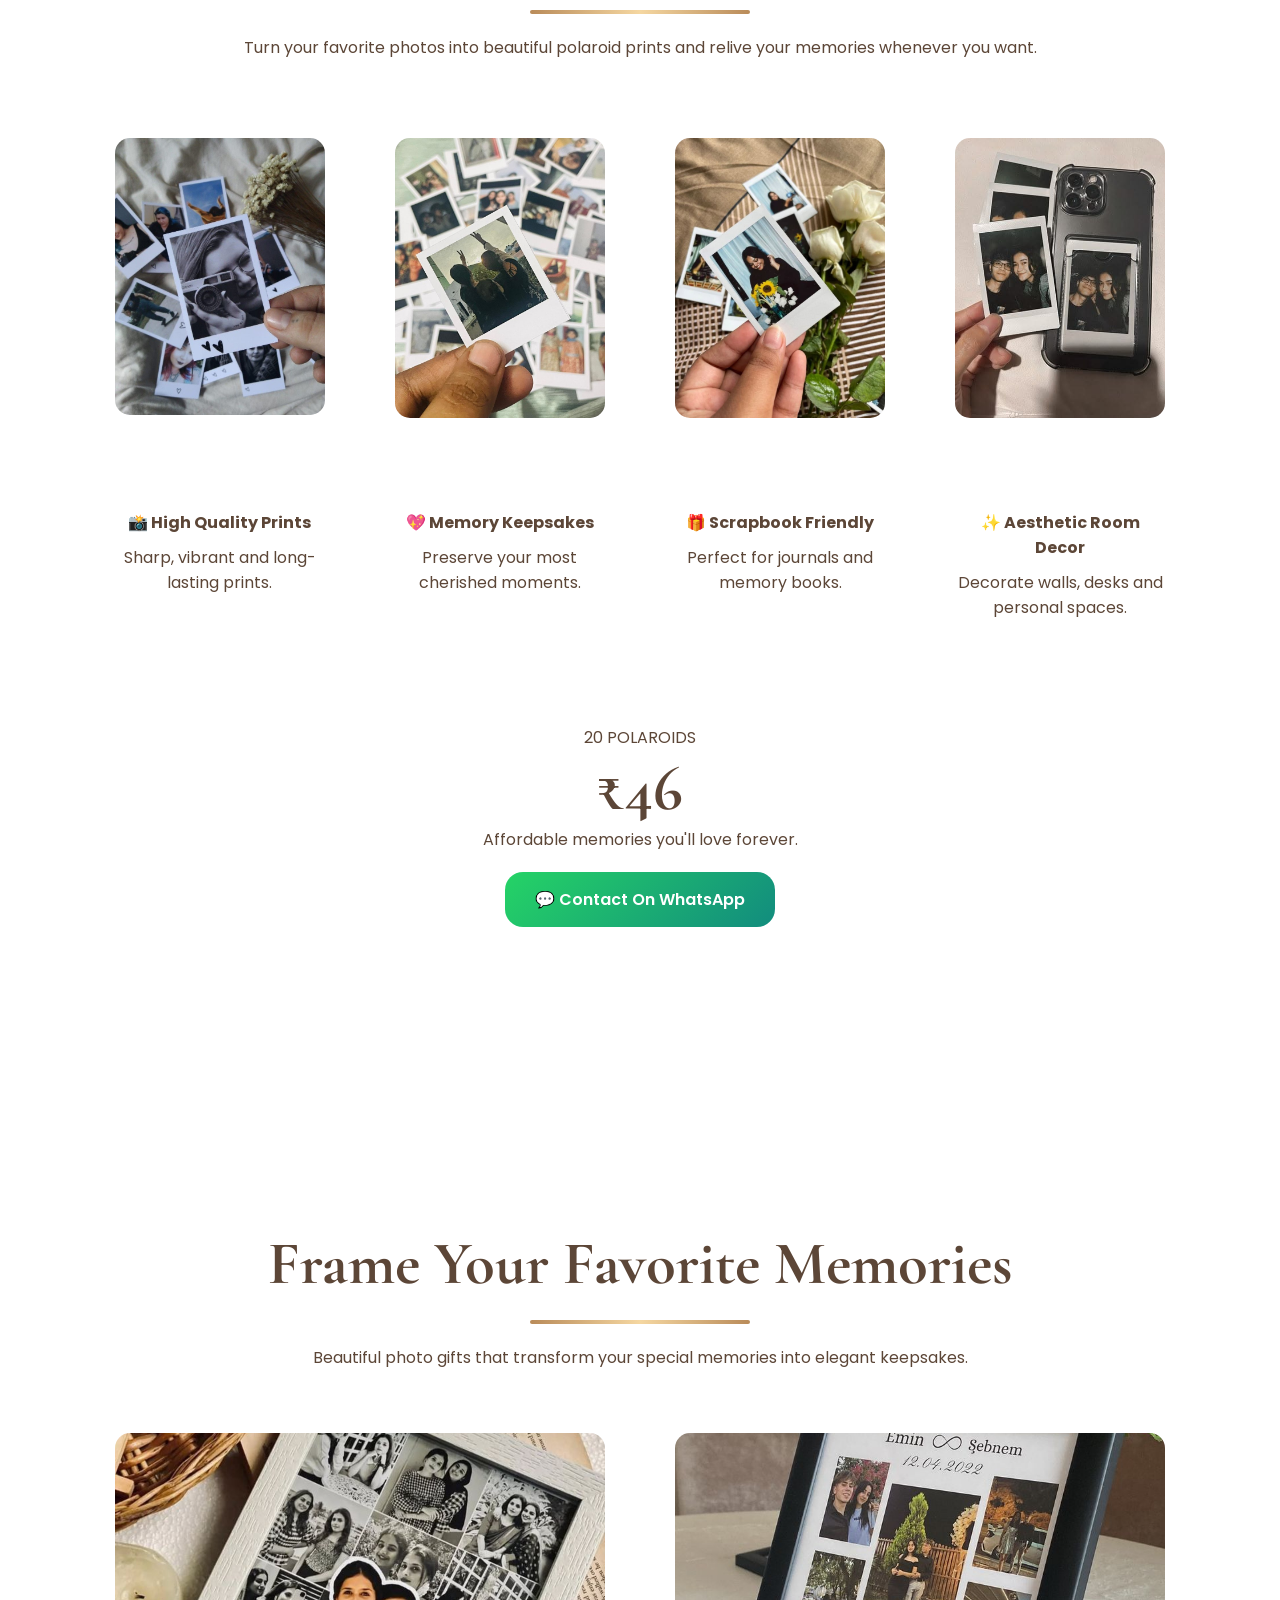
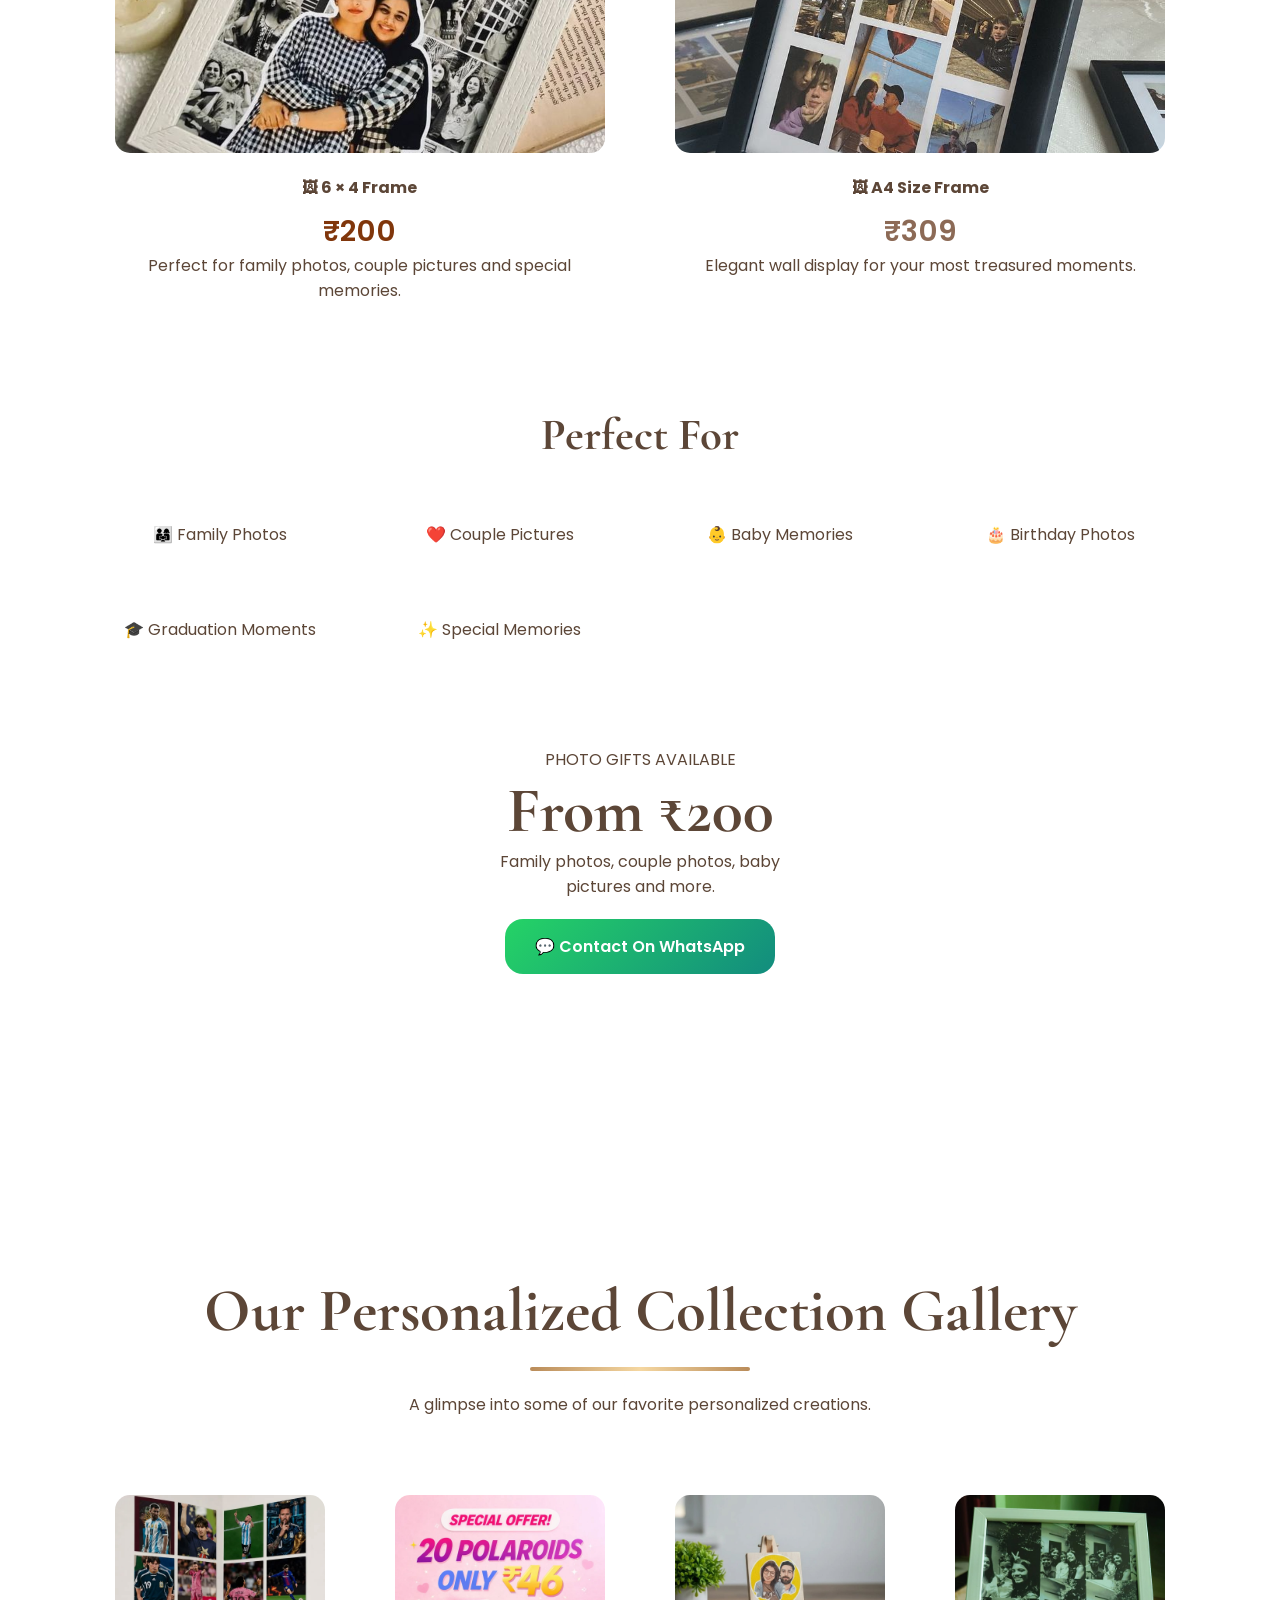
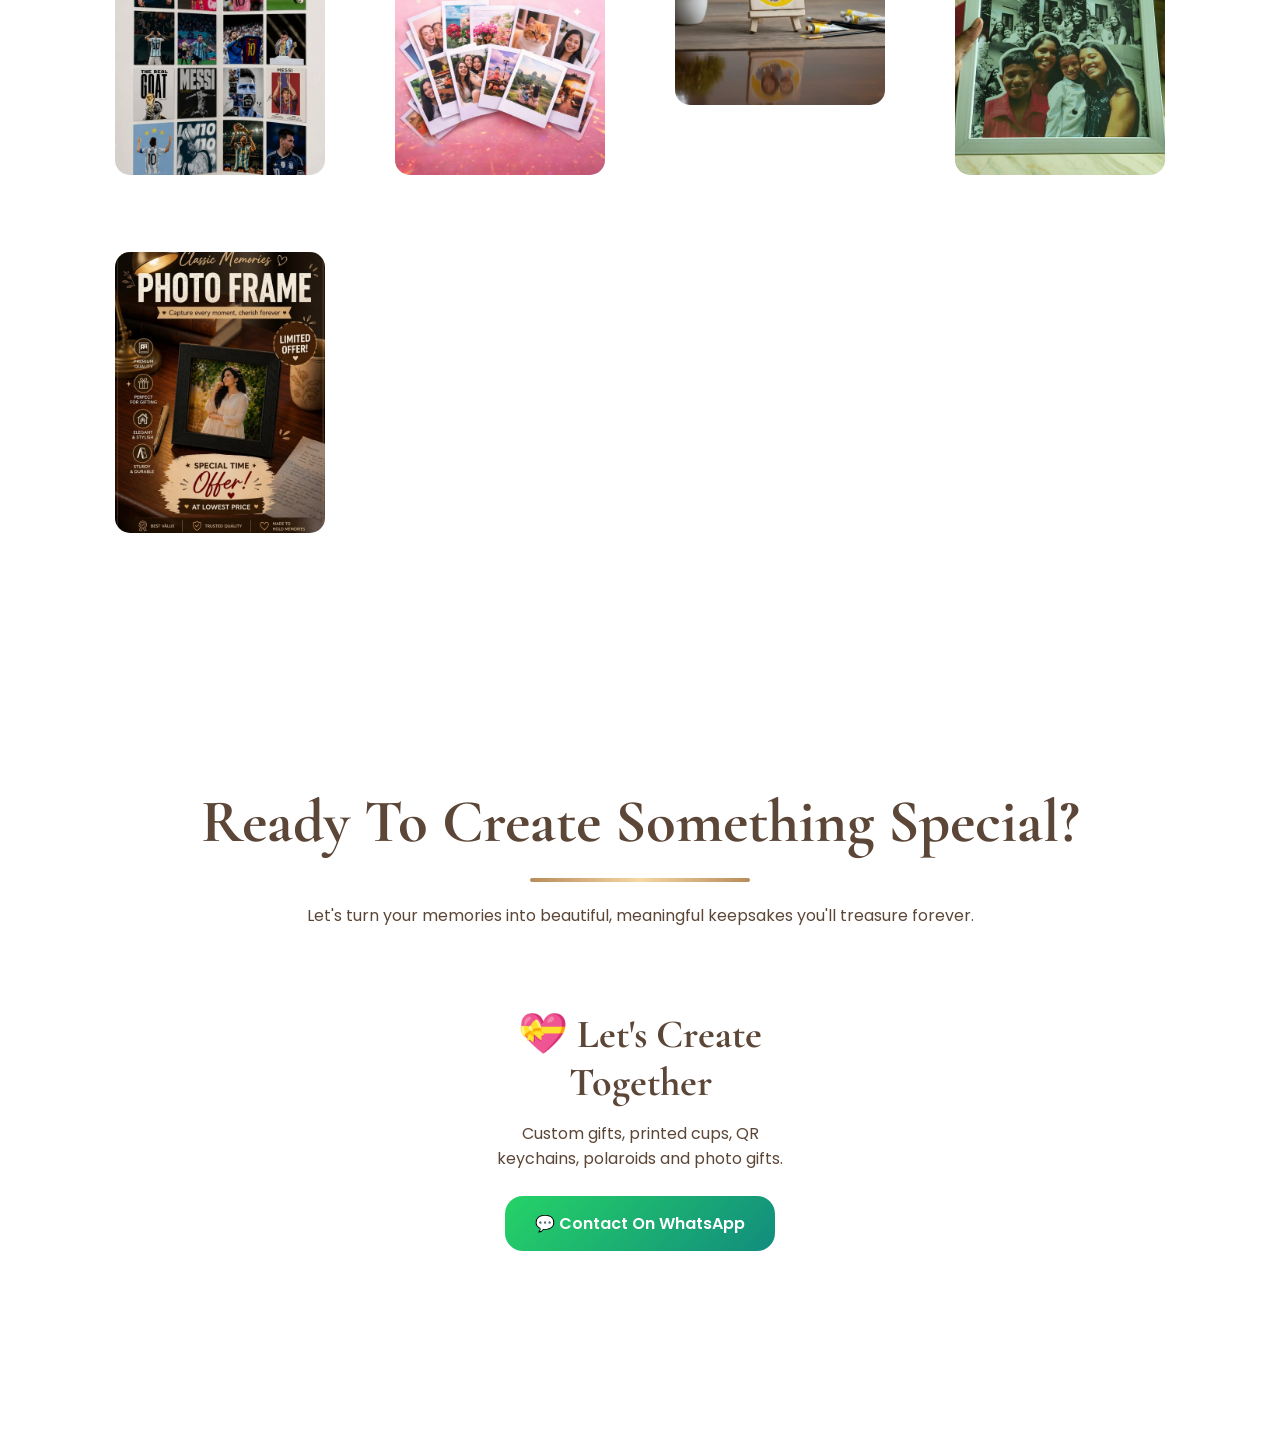
<file: personalized.html>
<!DOCTYPE html>
<html lang="en">
<head>
<meta charset="UTF-8">
<meta name="viewport" content="width=device-width, initial-scale=1.0">

<title>Personalized Treasures | AHCollections4U</title>

<link href="https://fonts.googleapis.com/css2?family=Cormorant+Garamond:wght@400;500;600;700&family=Poppins:wght@300;400;500;600&display=swap" rel="stylesheet">

<style>

*{
margin:0;
padding:0;
box-sizing:border-box;
}

html{
scroll-behavior:smooth;
}

body{

font-family:'Poppins',sans-serif;

background:
linear-gradient(
rgba(255,248,242,.20),
rgba(255,248,242,.20)
),
url("personalized-bg.jpeg");

background-size:cover;
background-position:center;
background-attachment:fixed;

color:#5c4637;

}

/* HERO */

.hero{

padding:120px 20px 70px;
text-align:center;

}

.hero h1{

font-family:'Cormorant Garamond',serif;
font-size:5rem;
font-style:italic;
color:#8c6a56;

}

.hero p{

font-size:1.1rem;
margin-top:15px;

}

.gold-line{

width:220px;
height:4px;

margin:20px auto;

border-radius:50px;

background:
linear-gradient(
90deg,
#b98b59,
#f5d7a1,
#b98b59
);

}

/* TOP NAVIGATION */

.category-grid{

max-width:1300px;

margin:auto;

padding:40px;

display:grid;

grid-template-columns:repeat(2,1fr);

gap:30px;

}

.category-card{

height:320px;

position:relative;

overflow:hidden;

border-radius:30px;

text-decoration:none;

transition:.4s;

}

.category-card:hover{

transform:translateY(-10px);

}

.category-card img{

width:100%;
height:100%;

object-fit:cover;

}

.overlay{

position:absolute;
inset:0;

background:
linear-gradient(
rgba(0,0,0,.15),
rgba(0,0,0,.65)
);

display:flex;
justify-content:center;
align-items:center;

}

.overlay h2{

font-family:'Cormorant Garamond',serif;
font-size:3rem;
color:white;

}

/* COMMON SECTION */

.product-section{

padding:110px 7%;
text-align:center;

}

.product-section h2{

font-family:'Cormorant Garamond',serif;
font-size:3.8rem;

margin-bottom:20px;

}

.section-text{

max-width:850px;

margin:auto;

line-height:1.8;

}

/* LARGE PRODUCT CARD */

.large-product-card{

margin-top:50px;

background:
rgba(255,255,255,.20);

backdrop-filter:blur(15px);

border-radius:30px;

padding:25px;

display:flex;

gap:30px;

align-items:center;

}

.large-product-card img{

width:450px;
max-width:100%;

border-radius:25px;

}

.product-info{

text-align:left;

}

.product-info h3{

font-size:2.5rem;

font-family:'Cormorant Garamond',serif;

margin-bottom:15px;

}

/* FEATURES */

.feature-grid{

display:grid;

grid-template-columns:
repeat(auto-fit,minmax(220px,1fr));

gap:20px;

margin-top:35px;

}

.feature-card{

background:
rgba(255,255,255,.20);

backdrop-filter:blur(12px);

padding:25px;

border-radius:20px;

transition:.3s;

}

.feature-card:hover{

transform:translateY(-8px);

}

.feature-card h4{

margin-bottom:10px;

}

/* PRICE BOX */

.price-box{

width:380px;

max-width:90%;

margin:50px auto;

padding:30px;

background:
rgba(255,255,255,.25);

backdrop-filter:blur(15px);

border-radius:25px;

}

.price-box h3{

font-family:'Cormorant Garamond',serif;

font-size:4rem;

}

/* WHATSAPP */

.whatsapp-btn{

display:inline-block;

margin-top:20px;

padding:15px 30px;

background:
linear-gradient(
135deg,
#25D366,
#128C7E
);

color:white;

text-decoration:none;

border-radius:18px;

font-weight:600;

}

/* MOBILE */

@media(max-width:900px){

.category-grid{
grid-template-columns:1fr;
}

.large-product-card{
flex-direction:column;
}

.hero h1{
font-size:3rem;
}

.product-section h2{
font-size:2.5rem;
}

}

</style>
</head>

<body>

<section class="hero">

<h1>Memories Made Beautiful</h1>

<div class="gold-line"></div>

<p>
Personalized Treasures Crafted Just For You
</p>

</section>

<section class="category-grid">

<a href="#cups" class="category-card">

<img src="cups-cover.jpeg">

<div class="overlay">
<h2>Printed Cups</h2>
</div>

</a>

<a href="#keychains" class="category-card">

<img src="keychain-cover.jpeg">

<div class="overlay">
<h2>QR Keychains</h2>
</div>

</a>

<a href="#polaroids" class="category-card">

<img src="polaroid-cover.jpeg">

<div class="overlay">
<h2>Polaroids</h2>
</div>

</a>

<a href="#photo-gifts" class="category-card">

<img src="frame-cover.jpeg">

<div class="overlay">
<h2>Photo Gifts</h2>
</div>

</a>

</section>

<!-- PRINTED CUPS -->

<section id="cups" class="product-section">

<h2>Create A Mug That Tells Your Story</h2>

<div class="gold-line"></div>

<p class="section-text">

Personalized cups designed with your
photos, names, memories and special moments.

</p>

<div class="large-product-card">

<img src="cups.jpeg">

<div class="product-info">

<h3>Customized Printed Cup</h3>

<p>

Transform your favourite memories into
a beautiful keepsake you can use every day.
Perfect for gifting and personal collections.

</p>

</div>

</div>

<div class="feature-grid">

<div class="feature-card">

<h4>🎨 Fully Customizable</h4>

<p>
Add photos, names, quotes and designs.
</p>

</div>

<div class="feature-card">

<h4>📸 Personal Touch</h4>

<p>
Turn special moments into lasting memories.
</p>

</div>

<div class="feature-card">

<h4>🎁 Perfect Gift</h4>

<p>
Ideal for birthdays, anniversaries and surprises.
</p>

</div>

</div>

<div class="price-box">

<span>PRICE</span>

<h3>₹___</h3>

<p>Customizable Printed Cup</p>

<a href="https://wa.me/"
class="whatsapp-btn">

💬 Contact On WhatsApp

</a>

</div>

</section>
<section id="keychains" class="product-section">

<h2>Scan. Listen. Remember.</h2>

<div class="gold-line"></div>

<p class="section-text">

Scan and unlock your favorite memories —
photos, videos, voice notes, playlists,
special dates and more.

</p>

<div class="feature-grid">

    <div class="feature-card">

        <img src="wooden-keychain.jpeg"
        style="width:100%;height:280px;object-fit:cover;border-radius:15px;">

        <h4 style="margin-top:15px;">🌳 Wooden Finish</h4>

        <p>
            Elegant natural wooden appearance
            with a timeless look.
        </p>

    </div>

    <div class="feature-card">

        <img src="resin-keychain.jpeg"
        style="width:100%;height:280px;object-fit:cover;border-radius:15px;">

        <h4 style="margin-top:15px;">✨ Transparent Resin</h4>

        <p>
            Crystal-clear finish with a
            premium modern aesthetic.
        </p>

    </div>

    <div class="feature-card">

        <img src="glow-keychain.jpeg"
        style="width:100%;height:280px;object-fit:cover;border-radius:15px;">

        <h4 style="margin-top:15px;">🌟 Glow In The Dark</h4>

        <p>
            Lights up beautifully in darkness
            for a magical effect.
        </p>

    </div>

    <div class="feature-card">

        <img src="voice-qr.jpeg"
        style="width:100%;height:280px;object-fit:cover;border-radius:15px;">

        <h4 style="margin-top:15px;">🎙 Voice Recording QR</h4>

        <p>
            Scan to hear a special voice
            message anytime.
        </p>

    </div>

</div>



    <!-- CUSTOMIZATION -->

    <h2 style="margin-top:80px;font-size:2.8rem;">
        Customizable With
    </h2>

    <div class="feature-grid">

        <div class="feature-card">
            🎵 Songs & Playlists
        </div>

        <div class="feature-card">
            📸 Photos
        </div>

        <div class="feature-card">
            🎥 Video Messages
        </div>

        <div class="feature-card">
            🎙 Voice Notes
        </div>

        <div class="feature-card">
            📅 Special Dates
        </div>

        <div class="feature-card">
            💌 Personal Messages
        </div>

    </div>

    <!-- OCCASIONS -->

    <h2 style="margin-top:80px;font-size:2.8rem;">
        Perfect For
    </h2>

    <div class="feature-grid">

        <div class="feature-card">
            ❤️ Couples
        </div>

        <div class="feature-card">
            💝 Anniversaries
        </div>

        <div class="feature-card">
            🎂 Birthdays
        </div>

        <div class="feature-card">
            🎓 Graduation Gifts
        </div>

        <div class="feature-card">
            👨‍👩‍👧 Family Memories
        </div>

        <div class="feature-card">
            🎄 Special Occasions
        </div>

    </div>

    <!-- FEATURES -->

    <h2 style="margin-top:80px;font-size:2.8rem;">
        Why You'll Love It
    </h2>

    <div class="feature-grid">

        <div class="feature-card">

            <h4>🔒 Secure</h4>

            <p>
                Your memories stay safely linked
                to your personalized QR code.
            </p>

        </div>

        <div class="feature-card">

            <h4>✨ Fully Customizable</h4>

            <p>
                Design it your way with photos,
                songs, videos and more.
            </p>

        </div>

        <div class="feature-card">

            <h4>📱 Easy To Scan</h4>

            <p>
                Works with most modern smartphones.
            </p>

        </div>

        <div class="feature-card">

            <h4>🎁 Meaningful Keepsake</h4>

            <p>
                A thoughtful gift filled with
                personal memories.
            </p>

        </div>

    </div>

    <!-- PRICE BOX -->

    <div class="price-box">

        <span>CUSTOMIZABLE QR KEYCHAINS</span>

        <h3>₹___</h3>

        <p>
            Add your own photos, songs,
            playlists, videos and voice notes.
        </p>

        <a href="https://wa.me/"
        class="whatsapp-btn">

        💬 Contact On WhatsApp

        </a>

    </div>

</section>

<!-- POLAROIDS -->

<section id="polaroids" class="product-section">

    <h2>Capture Moments. Keep Them Forever.</h2>

    <div class="gold-line"></div>

    <p class="section-text">

        Turn your favorite photos into beautiful
        polaroid prints and relive your memories
        whenever you want.

    </p>

    <!-- POLAROID GALLERY -->

    <div class="feature-grid" style="margin-top:50px;">

        <div class="feature-card">
            <img src="polaroid1.jpeg" style="width:100%;border-radius:15px;">
        </div>

        <div class="feature-card">
            <img src="polaroid2.jpeg" style="width:100%;border-radius:15px;">
        </div>

        <div class="feature-card">
            <img src="polaroid3.jpeg" style="width:100%;border-radius:15px;">
        </div>

        <div class="feature-card">
            <img src="polaroid4.jpeg" style="width:100%;border-radius:15px;">
        </div>

    </div>

    <!-- FEATURES -->

    <div class="feature-grid">

        <div class="feature-card">

            <h4>📸 High Quality Prints</h4>

            <p>
                Sharp, vibrant and long-lasting prints.
            </p>

        </div>

        <div class="feature-card">

            <h4>💖 Memory Keepsakes</h4>

            <p>
                Preserve your most cherished moments.
            </p>

        </div>

        <div class="feature-card">

            <h4>🎁 Scrapbook Friendly</h4>

            <p>
                Perfect for journals and memory books.
            </p>

        </div>

        <div class="feature-card">

            <h4>✨ Aesthetic Room Decor</h4>

            <p>
                Decorate walls, desks and personal spaces.
            </p>

        </div>

    </div>

    <!-- PRICE -->

    <div class="price-box">

        <span>20 POLAROIDS</span>

        <h3>₹46</h3>

        <p>
            Affordable memories you'll love forever.
        </p>

        <a href="https://wa.me/"
        class="whatsapp-btn">

        💬 Contact On WhatsApp

        </a>

    </div>

</section>
<section id="photo-gifts" class="product-section">

<h2>Frame Your Favorite Memories</h2>

<div class="gold-line"></div>

<p class="section-text">
Beautiful photo gifts that transform your
special memories into elegant keepsakes.
</p>
<div class="feature-grid">

    <div class="feature-card">

        <img src="frame6x4.jpeg"
        style="width:100%;height:320px;object-fit:cover;border-radius:15px;">

        <h4 style="margin-top:15px;">
            🖼 6 × 4 Frame
        </h4>

        <p style="
        font-size:1.8rem;
        font-weight:600;
        margin-top:10px;
        color:#80360b;">

            ₹200

        </p>

        <p>

            Perfect for family photos,
            couple pictures and special memories.

        </p>

    </div>

    <div class="feature-card">

        <img src="a4frame.jpeg"
        style="width:100%;height:320px;object-fit:cover;border-radius:15px;">

        <h4 style="margin-top:15px;">
            🖼 A4 Size Frame
        </h4>

        <p style="
        font-size:1.8rem;
        font-weight:600;
        margin-top:10px;
        color:#8c6a56;">

            ₹309

        </p>

        <p>

            Elegant wall display for
            your most treasured moments.

        </p>

    </div>

</div>



    <!-- PERFECT FOR -->

    <h2 style="margin-top:80px;font-size:2.8rem;">
        Perfect For
    </h2>

    <div class="feature-grid">

        <div class="feature-card">
            👨‍👩‍👧 Family Photos
        </div>

        <div class="feature-card">
            ❤️ Couple Pictures
        </div>

        <div class="feature-card">
            👶 Baby Memories
        </div>

        <div class="feature-card">
            🎂 Birthday Photos
        </div>

        <div class="feature-card">
            🎓 Graduation Moments
        </div>

        <div class="feature-card">
            ✨ Special Memories
        </div>

    </div>

    <div class="price-box">

        <span>PHOTO GIFTS AVAILABLE</span>

        <h3>From ₹200</h3>

        <p>
            Family photos, couple photos,
            baby pictures and more.
        </p>

        <a href="https://wa.me/"
        class="whatsapp-btn">

        💬 Contact On WhatsApp

        </a>

    </div>

</section>

<!-- COLLECTION GALLERY -->

<section class="product-section">

    <h2>Our Personalized Collection Gallery</h2>

    <div class="gold-line"></div>

    <p class="section-text">

        A glimpse into some of our favorite
        personalized creations.

    </p>

    <div class="feature-grid" style="margin-top:50px;">

        <div class="feature-card">
            <img src="gallery-pers.jpeg" style="width:100%;border-radius:15px;">
        </div>

        <div class="feature-card">
            <img src="gallery-pers5.jpeg" style="width:100%;border-radius:15px;">
        </div>

        <div class="feature-card">
            <img src="gallery-pers2.jpeg" style="width:100%;border-radius:15px;">
        </div>

        <div class="feature-card">
            <img src="gallery-pers3.jpeg" style="width:100%;border-radius:15px;">
        </div>

        <div class="feature-card">
            <img src="gallery-pers4.jpeg" style="width:100%;border-radius:15px;">
        </div>

    </div>

</section>

<!-- FINAL CONTACT -->

<section class="product-section">

    <h2>Ready To Create Something Special?</h2>

    <div class="gold-line"></div>

    <p class="section-text">

        Let's turn your memories into beautiful,
        meaningful keepsakes you'll treasure forever.

    </p>

    <div class="price-box">

        <h3 style="font-size:2.5rem;">
            💝 Let's Create Together
        </h3>

        <p style="margin-top:15px;">

            Custom gifts, printed cups,
            QR keychains, polaroids and photo gifts.

        </p>

        <a href="https://wa.me/"
        class="whatsapp-btn"
        style="margin-top:25px;">

        💬 Contact On WhatsApp

        </a>

    </div>

</section>

</body>
</html>
</file>
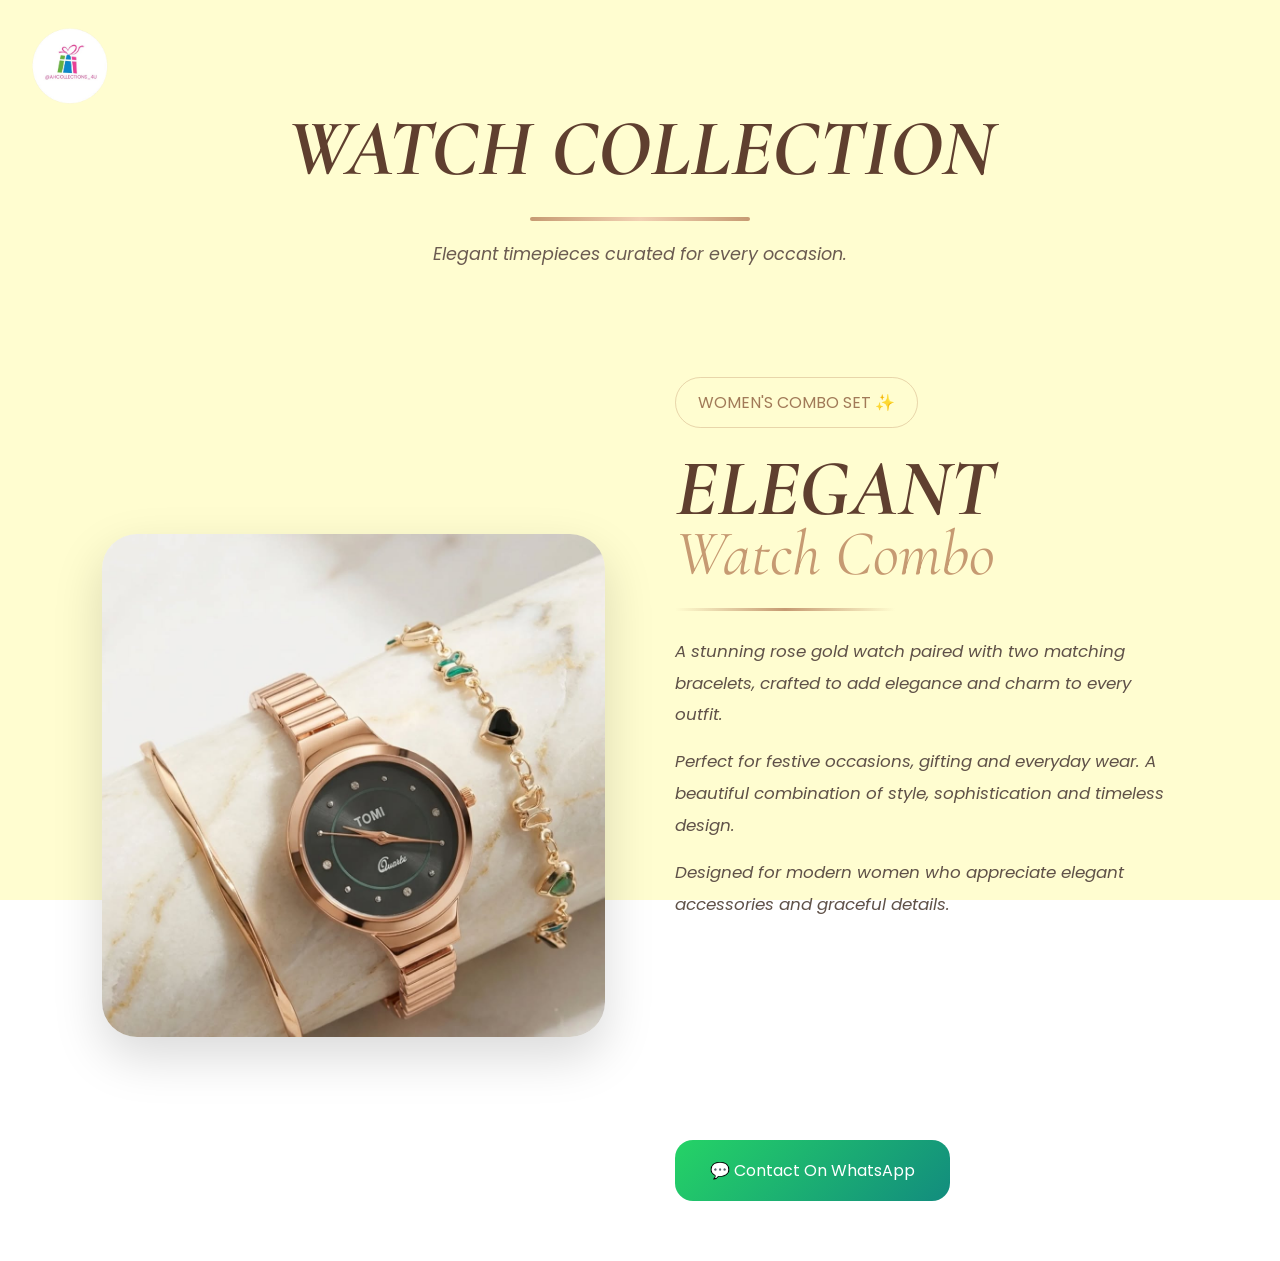
<file: watches.html>
<!DOCTYPE html>
<html lang="en">
<head>

<meta charset="UTF-8">
<meta name="viewport" content="width=device-width, initial-scale=1.0">

<title>Watches | AHCollections4U</title>

<link rel="preconnect" href="https://fonts.googleapis.com">
<link rel="preconnect" href="https://fonts.gstatic.com" crossorigin>

<link href="https://fonts.googleapis.com/css2?family=Cormorant+Garamond:wght@400;500;600;700&family=Poppins:wght@300;400;500&display=swap" rel="stylesheet">

<style>

*{
    margin:0;
    padding:0;
    box-sizing:border-box;
}

body{

    font-family:'Poppins',sans-serif;

    background:url("watch-bg.jpeg");

    background-size:cover;
    background-position:center;
    background-attachment:fixed;

    color:#4f3e34;
}

/* LOGO */

.logo{

    position:absolute;

    top:25px;
    left:25px;

    width:90px;
}

/* HERO */

.hero{

    text-align:center;

    padding:100px 20px 50px;
}

.hero h1{

    font-family:'Cormorant Garamond',serif;

    font-size:5rem;
    font-style:italic;

    color:#5f3f2f;
}

.gold-line{

    width:220px;

    height:4px;

    margin:20px auto;

    border-radius:50px;

    background:
    linear-gradient(
    90deg,
    #c69a72,
    #f2d2b3,
    #c69a72
    );
}

.hero p{

    font-size:1.1rem;
    font-style:italic;

    color:#6b5b51;
}

/* WATCH SECTION */

.watch-section{

    max-width:1400px;

    margin:auto;

    padding:60px 8%;
}

.watch-container{

    display:flex;

    align-items:center;

    gap:70px;
}

.watch-image{

    flex:1;
}

.watch-image img{

    width:100%;

    border-radius:35px;

    box-shadow:
    0 20px 50px rgba(0,0,0,.15);
}

.watch-info{

    flex:1;
}

.watch-tag{

    display:inline-block;

    padding:12px 22px;

    border:1px solid rgba(198,154,114,.4);

    border-radius:50px;

    color:#a17a58;
}

.watch-info h2{

    margin-top:25px;

    font-size:5rem;
    font-style:italic;

    line-height:.9;

    font-family:'Cormorant Garamond',serif;

    color:#5f3f2f;
}

.watch-info h2 span{

    display:block;

    font-size:4rem;
    font-style:italic;

    color:#c69a72;

    font-style:italic;

    font-weight:400;
}

.mini-line{

    width:220px;

    height:3px;

    margin:25px 0;

    background:
    linear-gradient(
    90deg,
    transparent,
    #c69a72,
    transparent
    );
}

.watch-description{

    font-size:1.05rem;
    font-style:italic;

    line-height:1.9;

    color:#5f5148;

    margin-bottom:15px;
}

.price-box{

    width:260px;

    margin-top:35px;

    padding:25px;

    text-align:center;

    border-radius:25px;

    background:
    rgba(255,255,255,.25);

    backdrop-filter:blur(12px);

    border:1px solid rgba(198,154,114,.3);
}

.price-box h3{

    font-size:4rem;
    font-style:italic;

    color:#5f3f2f;

    font-family:'Cormorant Garamond',serif;
}

.whatsapp-btn{

    display:inline-block;

    margin-top:30px;

    padding:18px 35px;

    text-decoration:none;

    color:white;

    border-radius:18px;

    background:
    linear-gradient(
    135deg,
    #25D366,
    #128C7E
    );

    transition:.3s;
}

.whatsapp-btn:hover{

    transform:translateY(-5px);
}

@media(max-width:900px){

    .watch-container{

        flex-direction:column;
    }

    .hero h1{

        font-size:3rem;
        font-style:italic;
    }

    .watch-info h2{

        font-size:3rem;
        font-style:italic;
    }

    .watch-info h2 span{

        font-size:2.5rem;
        font-style:italic;
    }
}

</style>
</head>

<body>

<img src="logo.png" class="logo">

<section class="hero">

    <h1>WATCH COLLECTION</h1>

    <div class="gold-line"></div>

    <p>
        Elegant timepieces curated for every occasion.
    </p>

</section>

<section class="watch-section">

    <div class="watch-container">

        <div class="watch-image">

            <img src="watch1.jpeg">

        </div>

        <div class="watch-info">

            <span class="watch-tag">
                WOMEN'S COMBO SET ✨
            </span>

            <h2>
                ELEGANT
                <span>Watch Combo</span>
            </h2>

            <div class="mini-line"></div>

            <p class="watch-description">
                A stunning rose gold watch paired with two matching bracelets, crafted to add elegance and charm to every outfit.
            </p>

            <p class="watch-description">
                Perfect for festive occasions, gifting and everyday wear. A beautiful combination of style, sophistication and timeless design.
            </p>

            <p class="watch-description">
                Designed for modern women who appreciate elegant accessories and graceful details.
            </p>

            <div class="price-box">

                <div>SPECIAL PRICE</div>

                <h3>₹349</h3>

            </div>

            <a href="https://wa.me/?text=Hello,%20I'm%20interested%20in%20the%20Elegant%20Watch%20Combo."
               target="_blank"
               class="whatsapp-btn">

               💬 Contact On WhatsApp

            </a>

        </div>

    </div>

</section>

</body>
</html>
</file>
